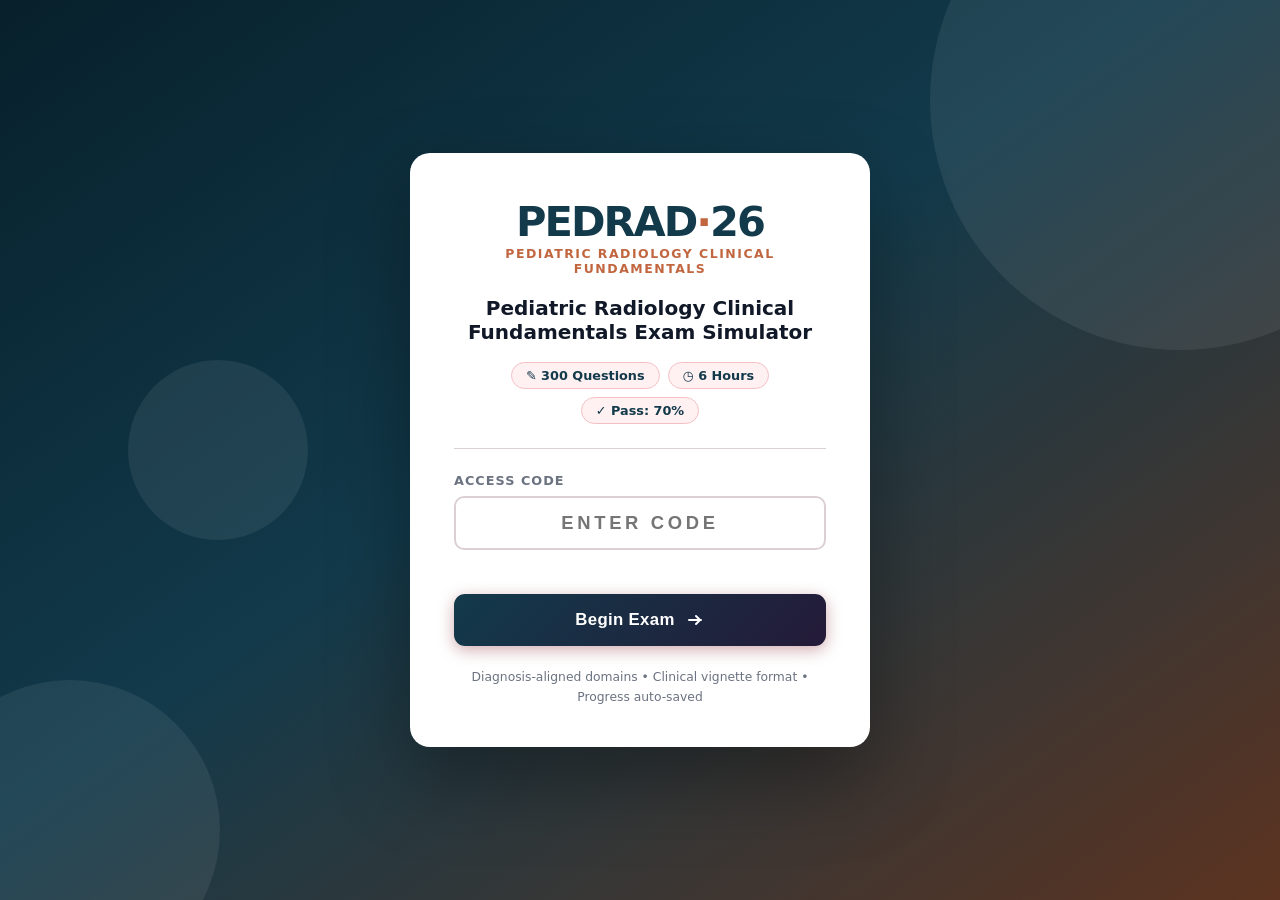
<file: index.html>
<!DOCTYPE html>
<html lang="en">
<head>
  <meta charset="UTF-8" />
  <meta name="viewport" content="width=device-width, initial-scale=1.0" />
  <title>Pediatric Radiology Clinical Fundamentals - PEDRAD Exam Simulator</title>
  <link rel="stylesheet" href="style.css?v=1" />
</head>
<body>

<!-- ── Access Gate ──────────────────────────────────────────────────────── -->
<div id="access-gate">
  <div class="gate-bg-shapes">
    <div class="shape shape-1"></div>
    <div class="shape shape-2"></div>
    <div class="shape shape-3"></div>
  </div>
  <div class="gate-card">
    <div class="gate-logo">
      <div class="logo-badge">PEDRAD<span>·</span>26</div>
      <div class="logo-sub">Pediatric Radiology Clinical Fundamentals</div>
    </div>

    <div class="gate-title">Pediatric Radiology Clinical Fundamentals Exam Simulator</div>
    <div class="gate-meta-row">
      <div class="gate-chip">&#9998; 300 Questions</div>
      <div class="gate-chip">&#9719; 6 Hours</div>
      <div class="gate-chip">&#10003; Pass: 70%</div>
    </div>

    <div class="gate-divider"></div>

    <label for="access-code-input">Access Code</label>
    <div class="input-wrap">
      <input
        type="text"
        id="access-code-input"
        placeholder="Enter code"
        maxlength="20"
        autocomplete="off"
        spellcheck="false"
      />
    </div>
    <div class="error-msg" id="gate-error"></div>
    <button class="btn-start" id="gate-submit">
      <span>Begin Exam</span>
      <svg width="20" height="20" viewBox="0 0 20 20" fill="none"><path d="M4 10h12M11 6l4 4-4 4" stroke="currentColor" stroke-width="2" stroke-linecap="round" stroke-linejoin="round"/></svg>
    </button>

    <div class="gate-footer">
      Diagnosis-aligned domains &bull; Clinical vignette format &bull; Progress auto-saved
    </div>
  </div>
</div>

<!-- ── Exam App ─────────────────────────────────────────────────────────── -->
<div id="exam-app">

  <!-- Header -->
  <header class="exam-header">
    <div class="brand">
      <span class="brand-ne">PEDRAD</span><span class="brand-dot">·</span><span class="brand-bc">26</span>
      <span class="brand-label">Simulator</span>
    </div>

    <div class="header-center">
      <div class="progress-info">
        <span id="progress-text">0 of 300 answered</span>
      </div>
    </div>

    <div class="timer-block" id="timer-block">
      <div class="timer-icon">&#9716;</div>
      <div>
        <div class="timer-label">Time Left</div>
        <div class="timer-value" id="timer-value">06:00:00</div>
      </div>
    </div>

    <button class="btn-submit-header" id="btn-submit-header">&#10003; Submit</button>

    <button class="btn-map-toggle" id="btn-map-toggle" title="Question Map">
      <svg width="18" height="18" viewBox="0 0 18 18" fill="none"><rect x="1" y="1" width="4" height="4" rx="1" fill="currentColor"/><rect x="7" y="1" width="4" height="4" rx="1" fill="currentColor"/><rect x="13" y="1" width="4" height="4" rx="1" fill="currentColor"/><rect x="1" y="7" width="4" height="4" rx="1" fill="currentColor"/><rect x="7" y="7" width="4" height="4" rx="1" fill="currentColor"/><rect x="13" y="7" width="4" height="4" rx="1" fill="currentColor"/><rect x="1" y="13" width="4" height="4" rx="1" fill="currentColor"/><rect x="7" y="13" width="4" height="4" rx="1" fill="currentColor"/><rect x="13" y="13" width="4" height="4" rx="1" fill="currentColor"/></svg>
      Map
    </button>
  </header>

  <!-- Mobile Question Map Overlay -->
  <div id="mobile-map-overlay">
    <div id="mobile-map-panel">
      <div class="mobile-map-header">
        <span>Question Navigator</span>
        <button id="mobile-map-close">&#10005;</button>
      </div>
      <div class="legend-row" style="padding:0 16px 10px;">
        <div class="legend-item"><div class="legend-dot answered-d"></div> Answered</div>
        <div class="legend-item"><div class="legend-dot flagged-d"></div> Flagged</div>
        <div class="legend-item"><div class="legend-dot current-d"></div> Current</div>
        <div class="legend-item"><div class="legend-dot unanswered-d"></div> Unanswered</div>
      </div>
      <div class="q-grid" id="q-grid-mobile"></div>
      <button class="btn-submit-mobile" id="btn-submit-mobile">&#10003; Submit Exam</button>
    </div>
  </div>

  <!-- Progress bar -->
  <div class="progress-bar-wrap">
    <div class="progress-bar-fill" id="progress-fill" style="width:0%"></div>
  </div>

  <!-- Body -->
  <div class="exam-body">

    <!-- Question Card -->
    <div class="question-card">
      <div class="q-meta">
        <div class="q-num" id="q-num-label">Question 1 of 300</div>
        <div class="q-meta-right">
          <span class="domain-badge" id="domain-badge">Domain</span>
          <button class="flag-btn" id="flag-btn" title="Flag for review">
            <svg width="16" height="16" viewBox="0 0 16 16" fill="none"><path d="M3 2v12M3 2h8l-2 4 2 4H3" stroke="currentColor" stroke-width="1.5" stroke-linecap="round" stroke-linejoin="round"/></svg>
            <span id="flag-label">Flag</span>
          </button>
        </div>
      </div>

      <div class="question-text" id="question-text">Loading...</div>

      <ul class="options-list" id="options-list"></ul>

      <div class="explanation-panel" id="explanation-panel"></div>

      <div class="q-nav">
        <button class="btn-nav btn-prev" id="btn-prev">
          <svg width="16" height="16" viewBox="0 0 16 16" fill="none"><path d="M10 3L5 8l5 5" stroke="currentColor" stroke-width="2" stroke-linecap="round" stroke-linejoin="round"/></svg>
          Previous
        </button>
        <button class="btn-nav btn-next" id="btn-next">
          Next
          <svg width="16" height="16" viewBox="0 0 16 16" fill="none"><path d="M6 3l5 5-5 5" stroke="currentColor" stroke-width="2" stroke-linecap="round" stroke-linejoin="round"/></svg>
        </button>
      </div>
    </div>

    <!-- Side Panel -->
    <aside class="side-panel">
      <div class="side-card">
        <h3>Progress</h3>
        <div class="stats-grid">
          <div class="stat-box answered-box">
            <div class="stat-num" id="stat-answered">0</div>
            <div class="stat-label">Answered</div>
          </div>
          <div class="stat-box flagged-box">
            <div class="stat-num" id="stat-flagged">0</div>
            <div class="stat-label">Flagged</div>
          </div>
          <div class="stat-box remaining-box">
            <div class="stat-num" id="stat-remaining">300</div>
            <div class="stat-label">Remaining</div>
          </div>
        </div>
      </div>

      <div class="side-card">
        <h3>Question Navigator</h3>
        <div class="legend-row">
          <div class="legend-item"><div class="legend-dot answered-d"></div> Answered</div>
          <div class="legend-item"><div class="legend-dot flagged-d"></div> Flagged</div>
          <div class="legend-item"><div class="legend-dot current-d"></div> Current</div>
          <div class="legend-item"><div class="legend-dot unanswered-d"></div> Unanswered</div>
        </div>
        <div class="q-grid" id="q-grid"></div>
      </div>

      <div class="side-card submit-card">
        <button class="btn-submit-side" id="btn-submit-exam">&#10003; Submit Exam</button>
        <div class="submit-note">All 300 questions must be answered</div>
      </div>

      <div class="side-card tips-card">
        <div class="tips-icon">&#128161;</div>
        <div class="tips-text">
          Flag questions to revisit. Navigate freely. Your progress saves automatically.
        </div>
      </div>
    </aside>
  </div>
</div>

<!-- ── Submit Modal ──────────────────────────────────────────────────── -->
<div id="submit-modal-overlay">
  <div id="submit-modal">
    <div class="sm-icon" id="sm-icon"></div>
    <div class="sm-title" id="sm-title"></div>
    <div class="sm-body"  id="sm-body"></div>
    <div class="sm-actions" id="sm-actions"></div>
  </div>
</div>

<!-- ── Results Page ──────────────────────────────────────────────────────── -->
<div id="results-page">
  <div class="results-container">

    <div class="results-header">
      <div class="results-logo">PEDRAD<span>·</span>26</div>
      <h1>Exam Complete</h1>
      <p id="res-timeout-msg" style="display:none;" class="timeout-msg">Time expired. The exam was auto-submitted.</p>
    </div>

    <div class="score-block">
      <div class="score-card score-main" id="res-status-card">
        <div class="sc-icon" id="res-icon">&#9733;</div>
        <div class="sc-value" id="res-status">&middot;</div>
        <div class="sc-sub" id="res-sub">&middot;</div>
      </div>
      <div class="score-card">
        <div class="sc-label">Score</div>
        <div class="sc-value" id="res-score">&middot;</div>
        <div class="sc-sub">Questions correct</div>
      </div>
      <div class="score-card">
        <div class="sc-label">Percentage</div>
        <div class="sc-value" id="res-pct">&middot;</div>
        <div class="sc-sub">Passing threshold: 70%</div>
      </div>
    </div>

    <div class="domain-breakdown">
      <h2>&#9000; Performance by Domain</h2>
      <div id="domain-breakdown-rows"></div>
    </div>

    <div class="results-actions">
      <button class="btn-results secondary" id="btn-print">&#128438; Print Results</button>
      <button class="btn-results primary" id="btn-reset">&#8635; New Exam</button>
    </div>

    <div class="review-controls">
      <h2>Answer Review</h2>
      <div class="review-filter">
        <button class="filter-btn active" data-filter="all">All 300</button>
        <button class="filter-btn" data-filter="wrong">Wrong Only</button>
        <button class="filter-btn" data-filter="correct">Correct Only</button>
      </div>
    </div>
    <div id="review-list"></div>

  </div>
</div>

<script src="questions.js?v=1"></script>
<script src="app.js?v=1"></script>
</body>
</html>
</file>
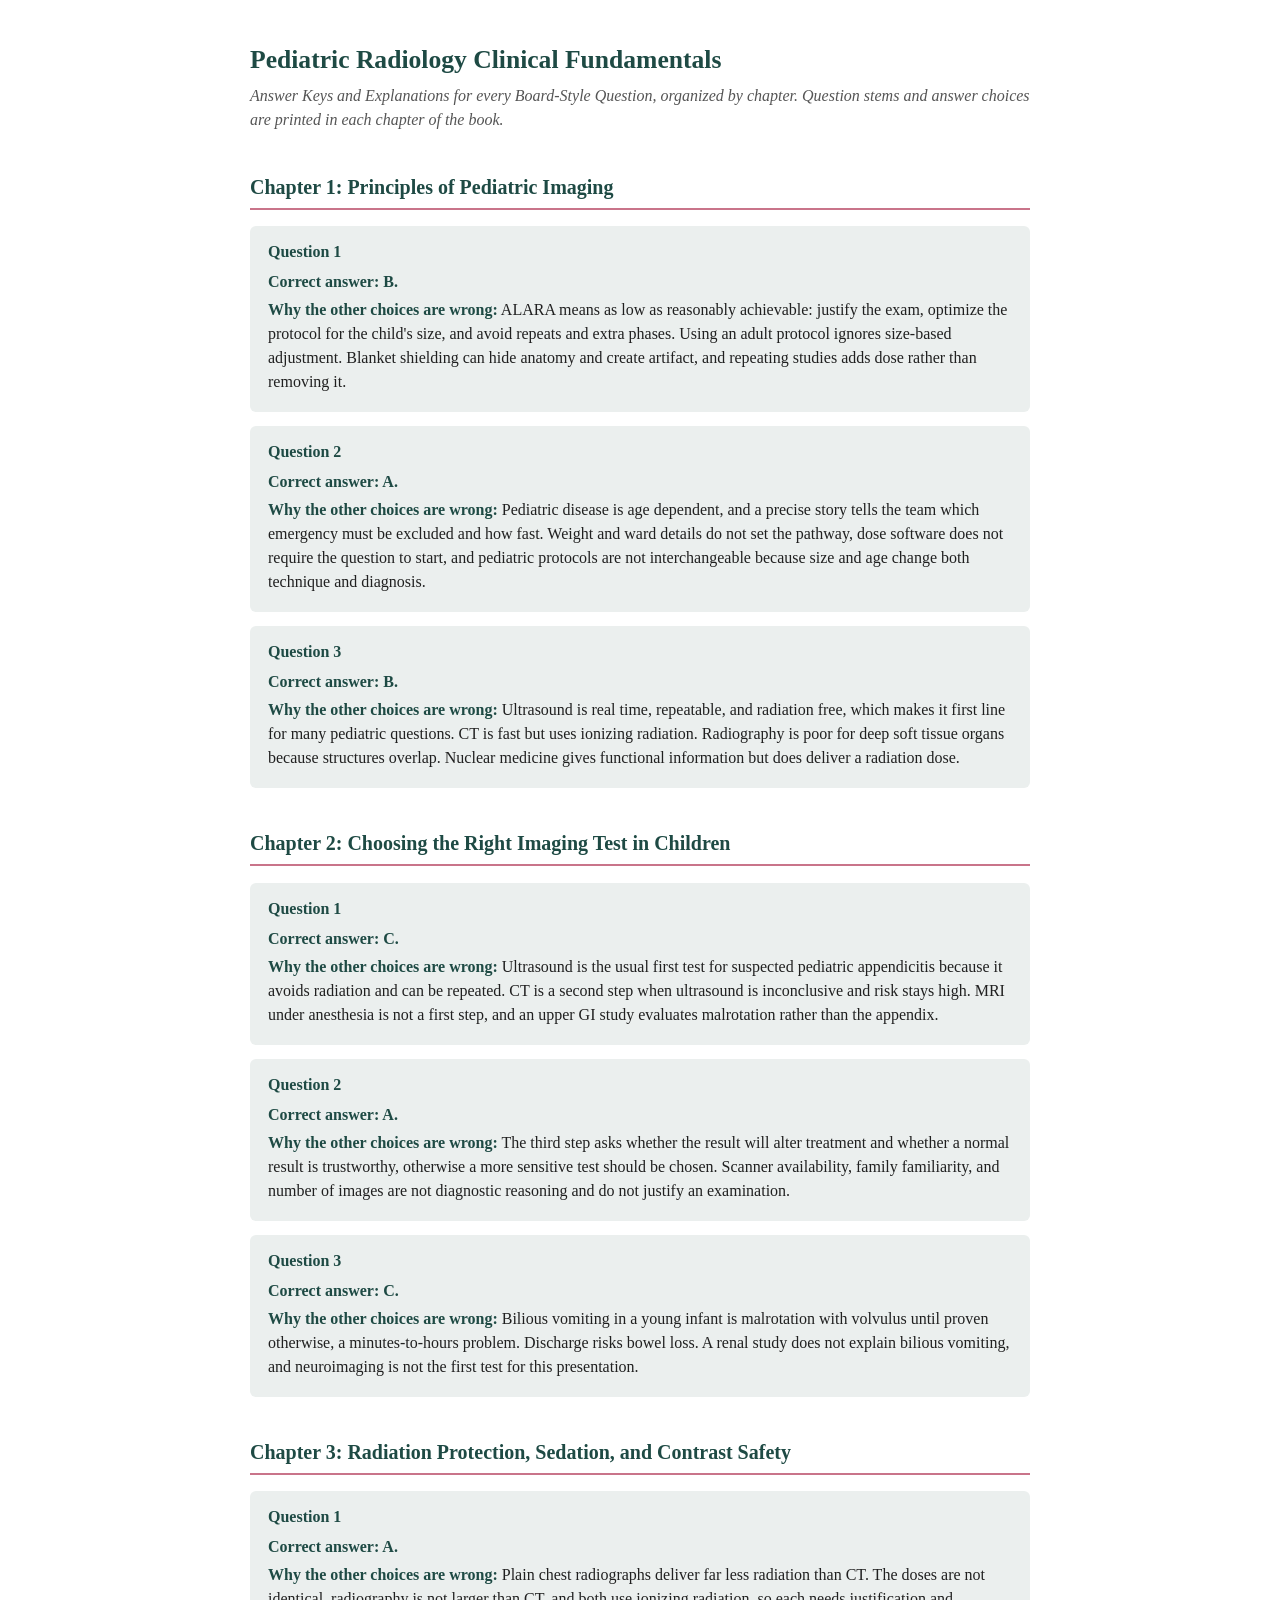
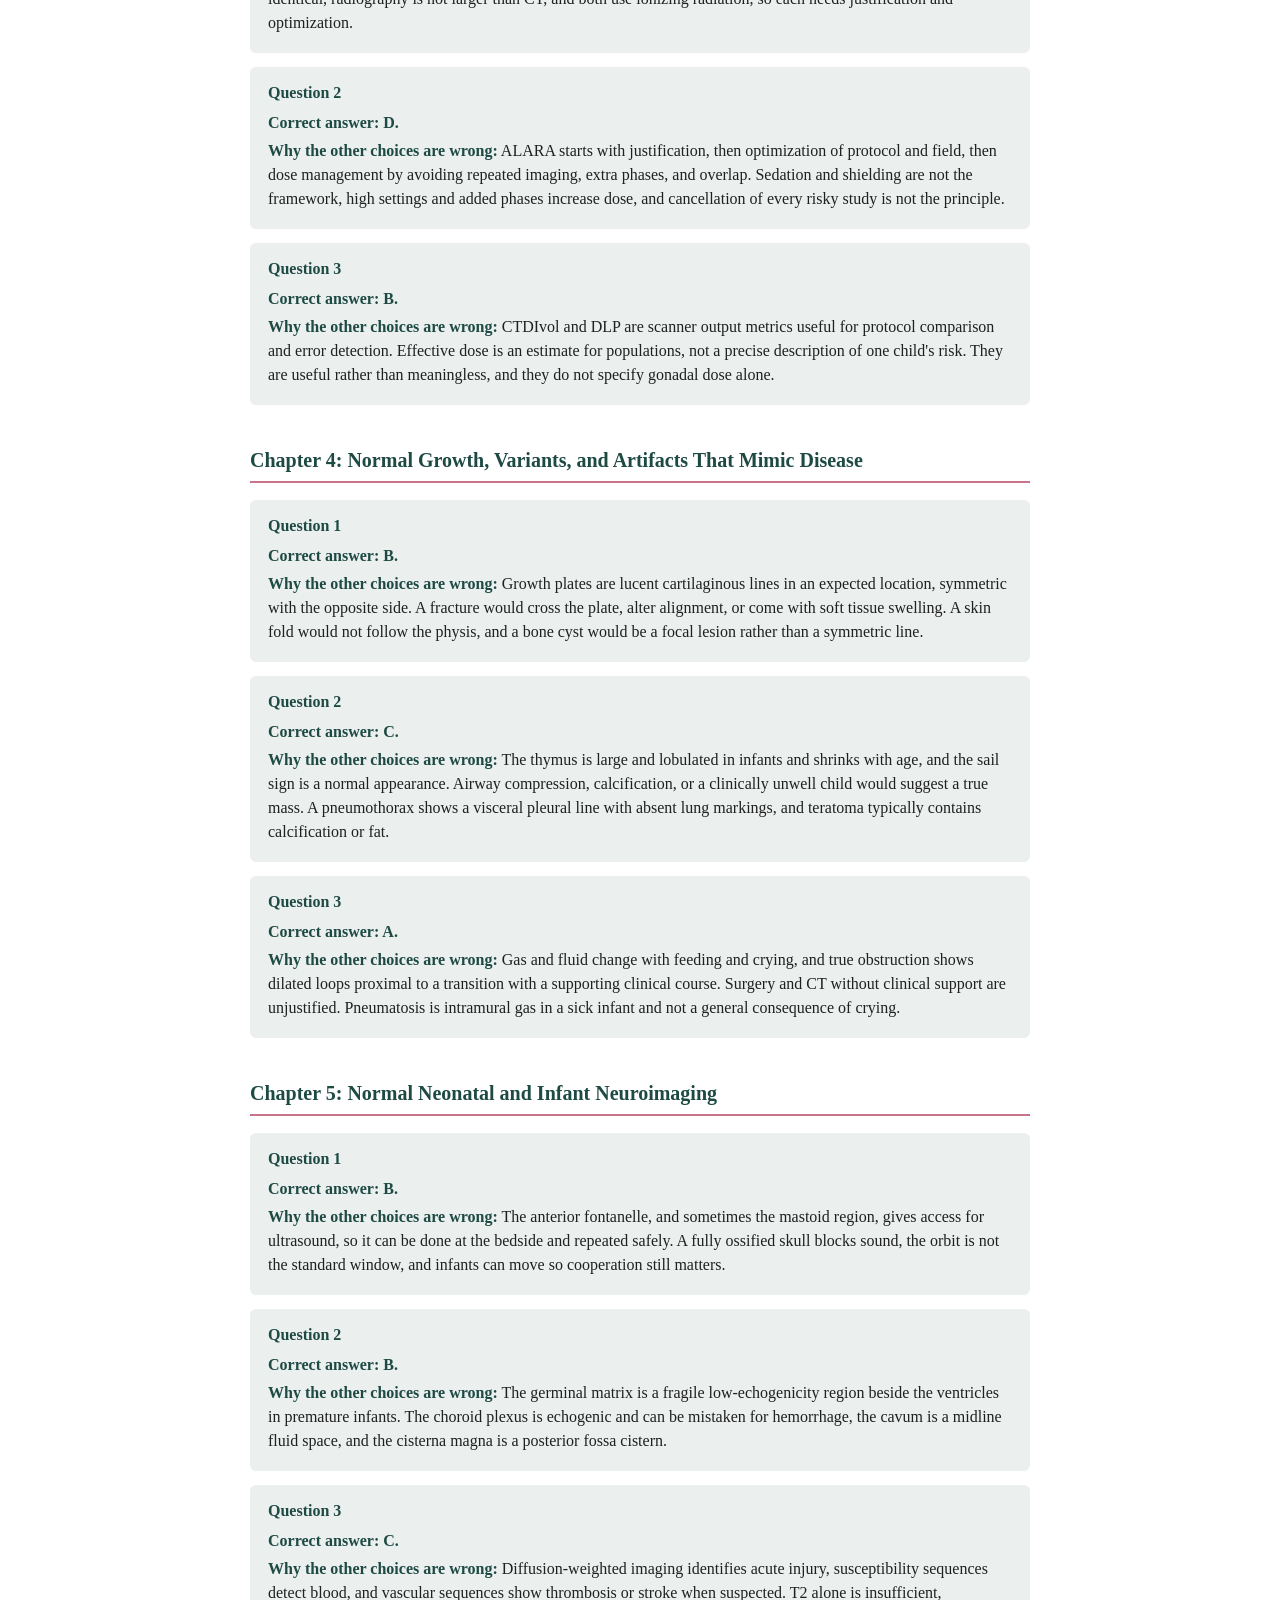
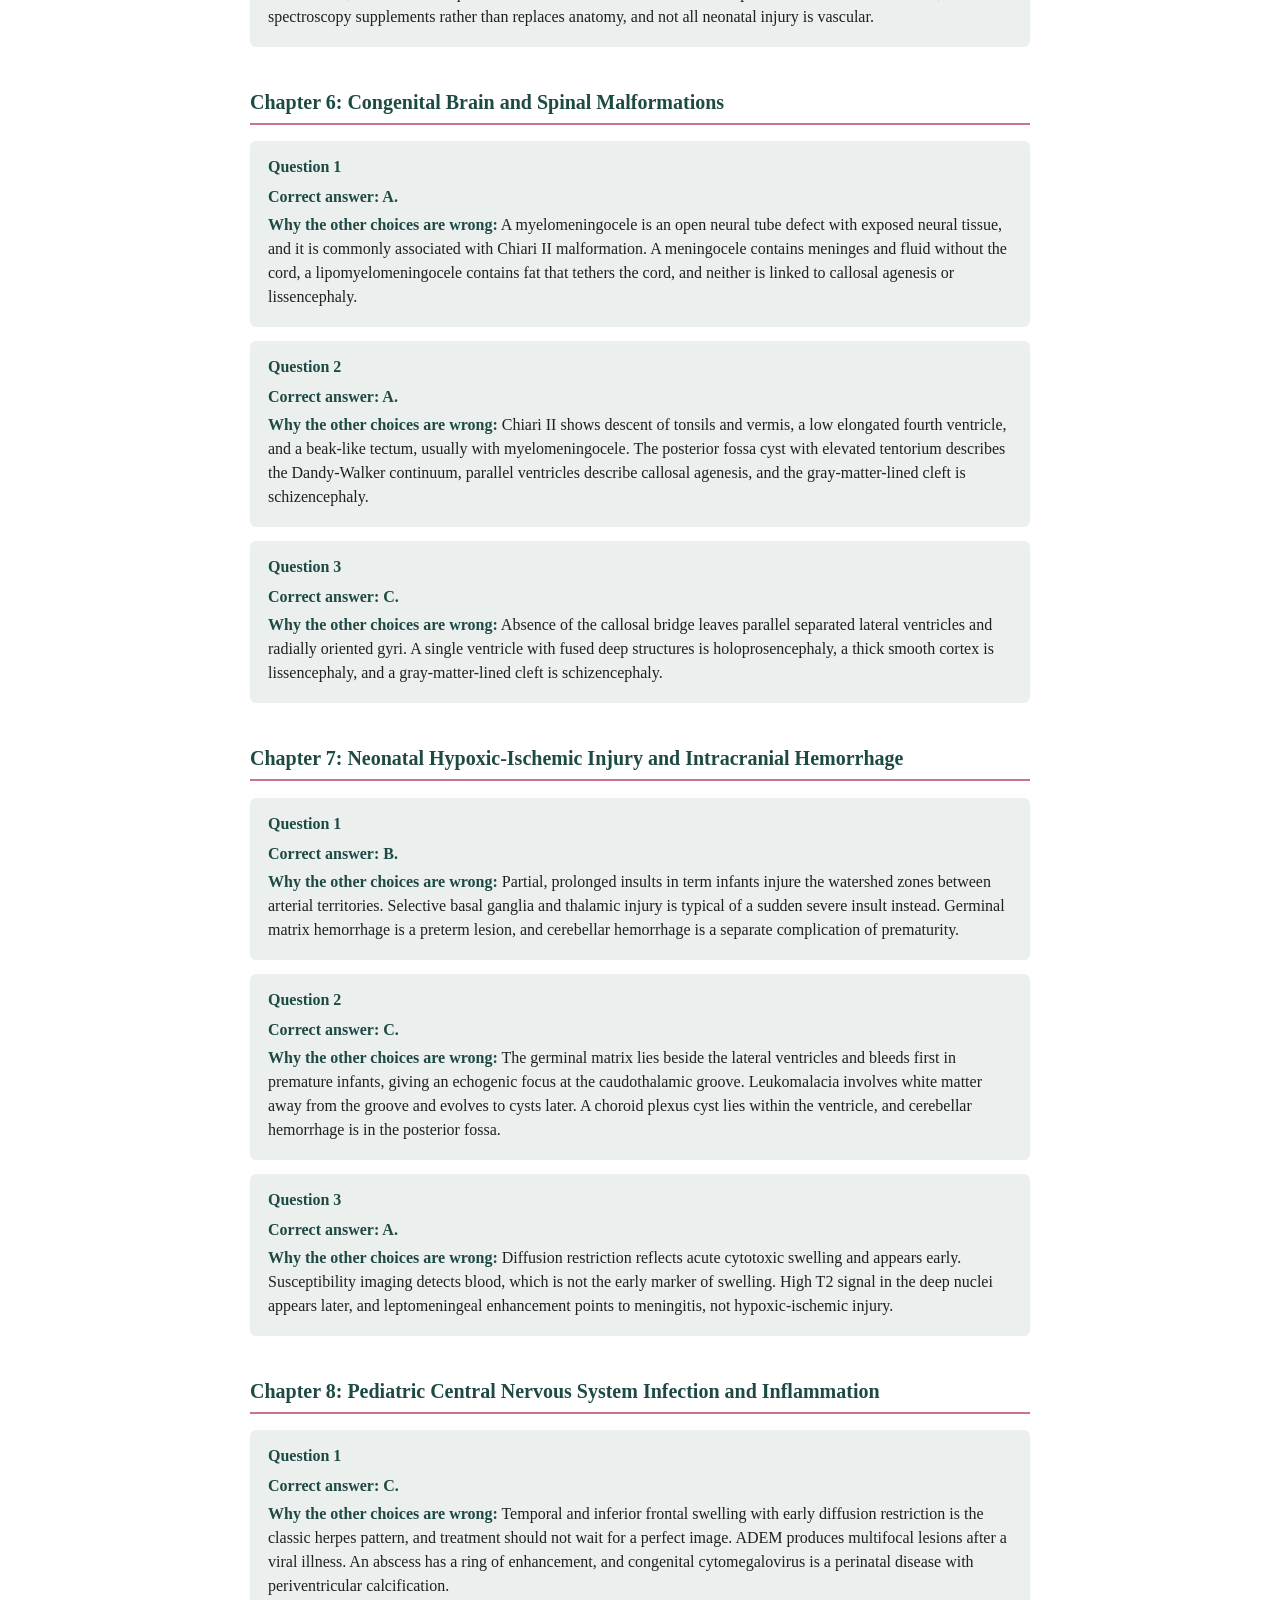
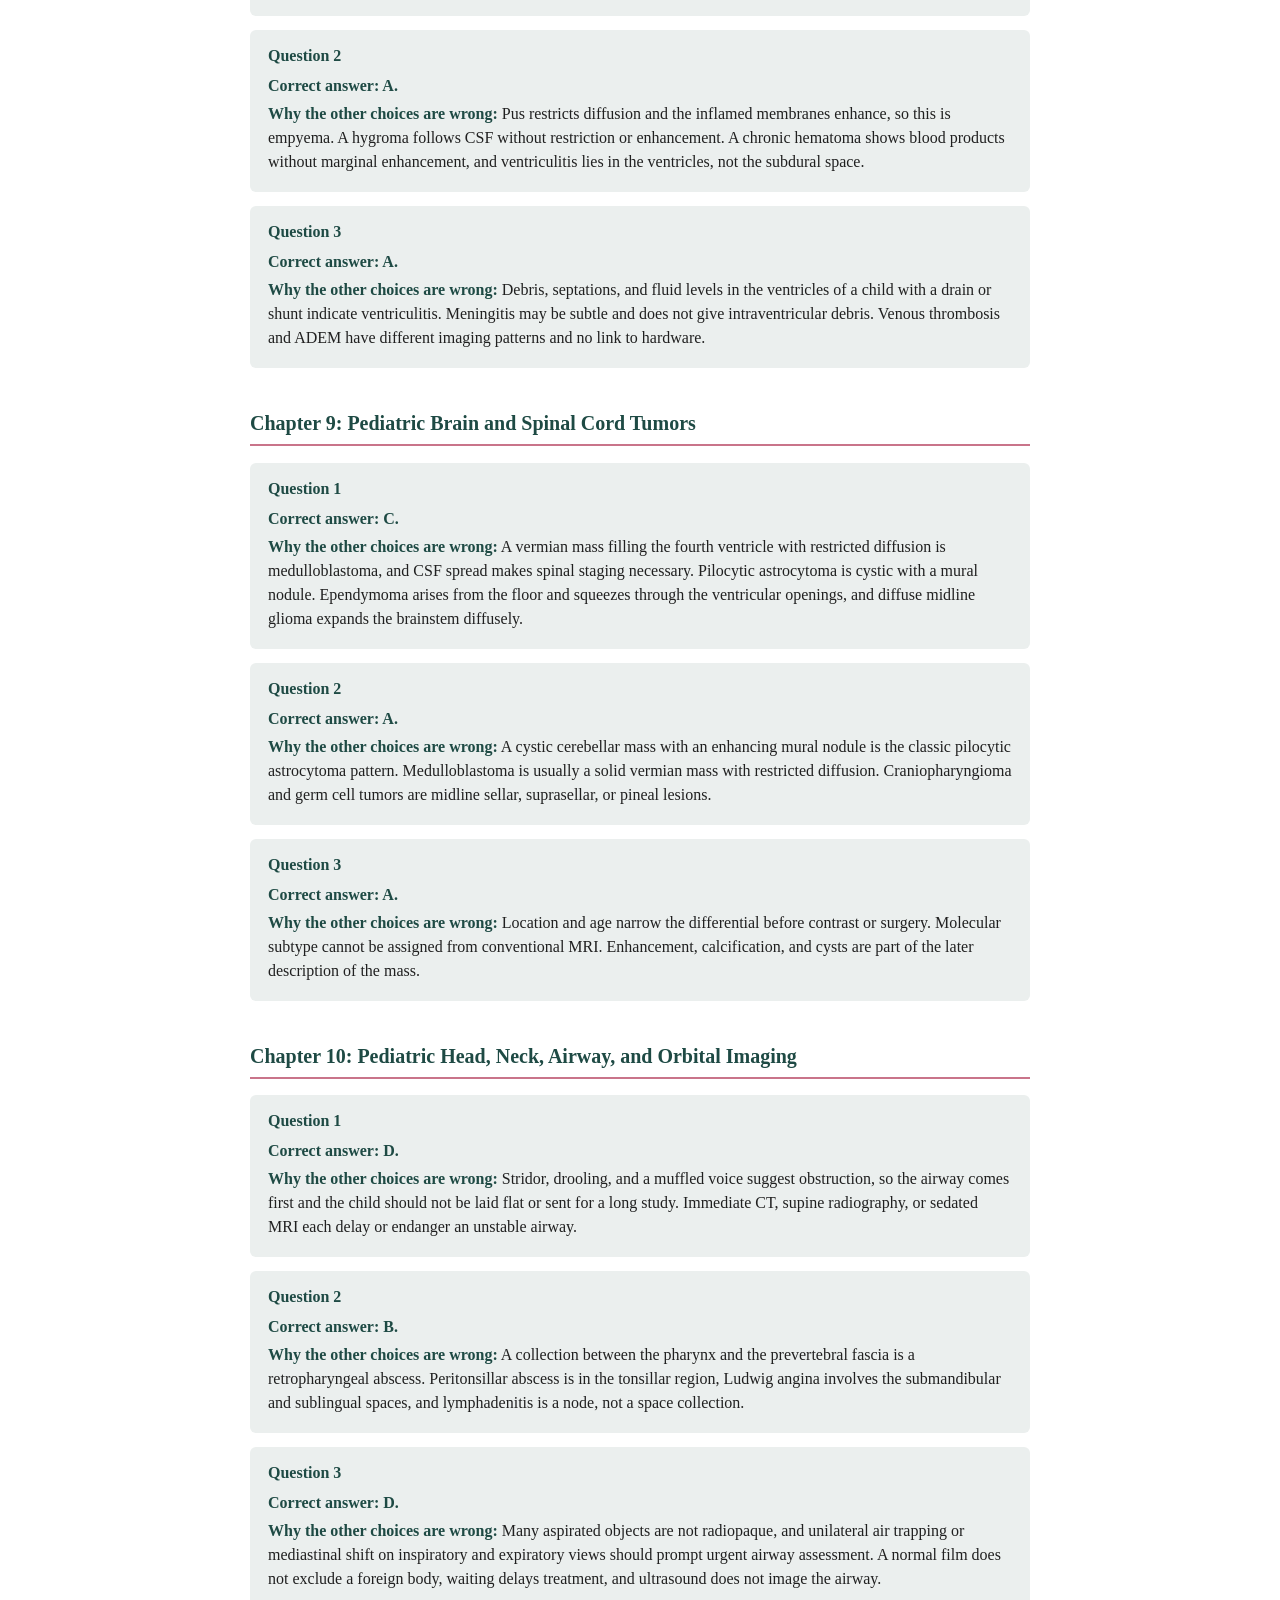
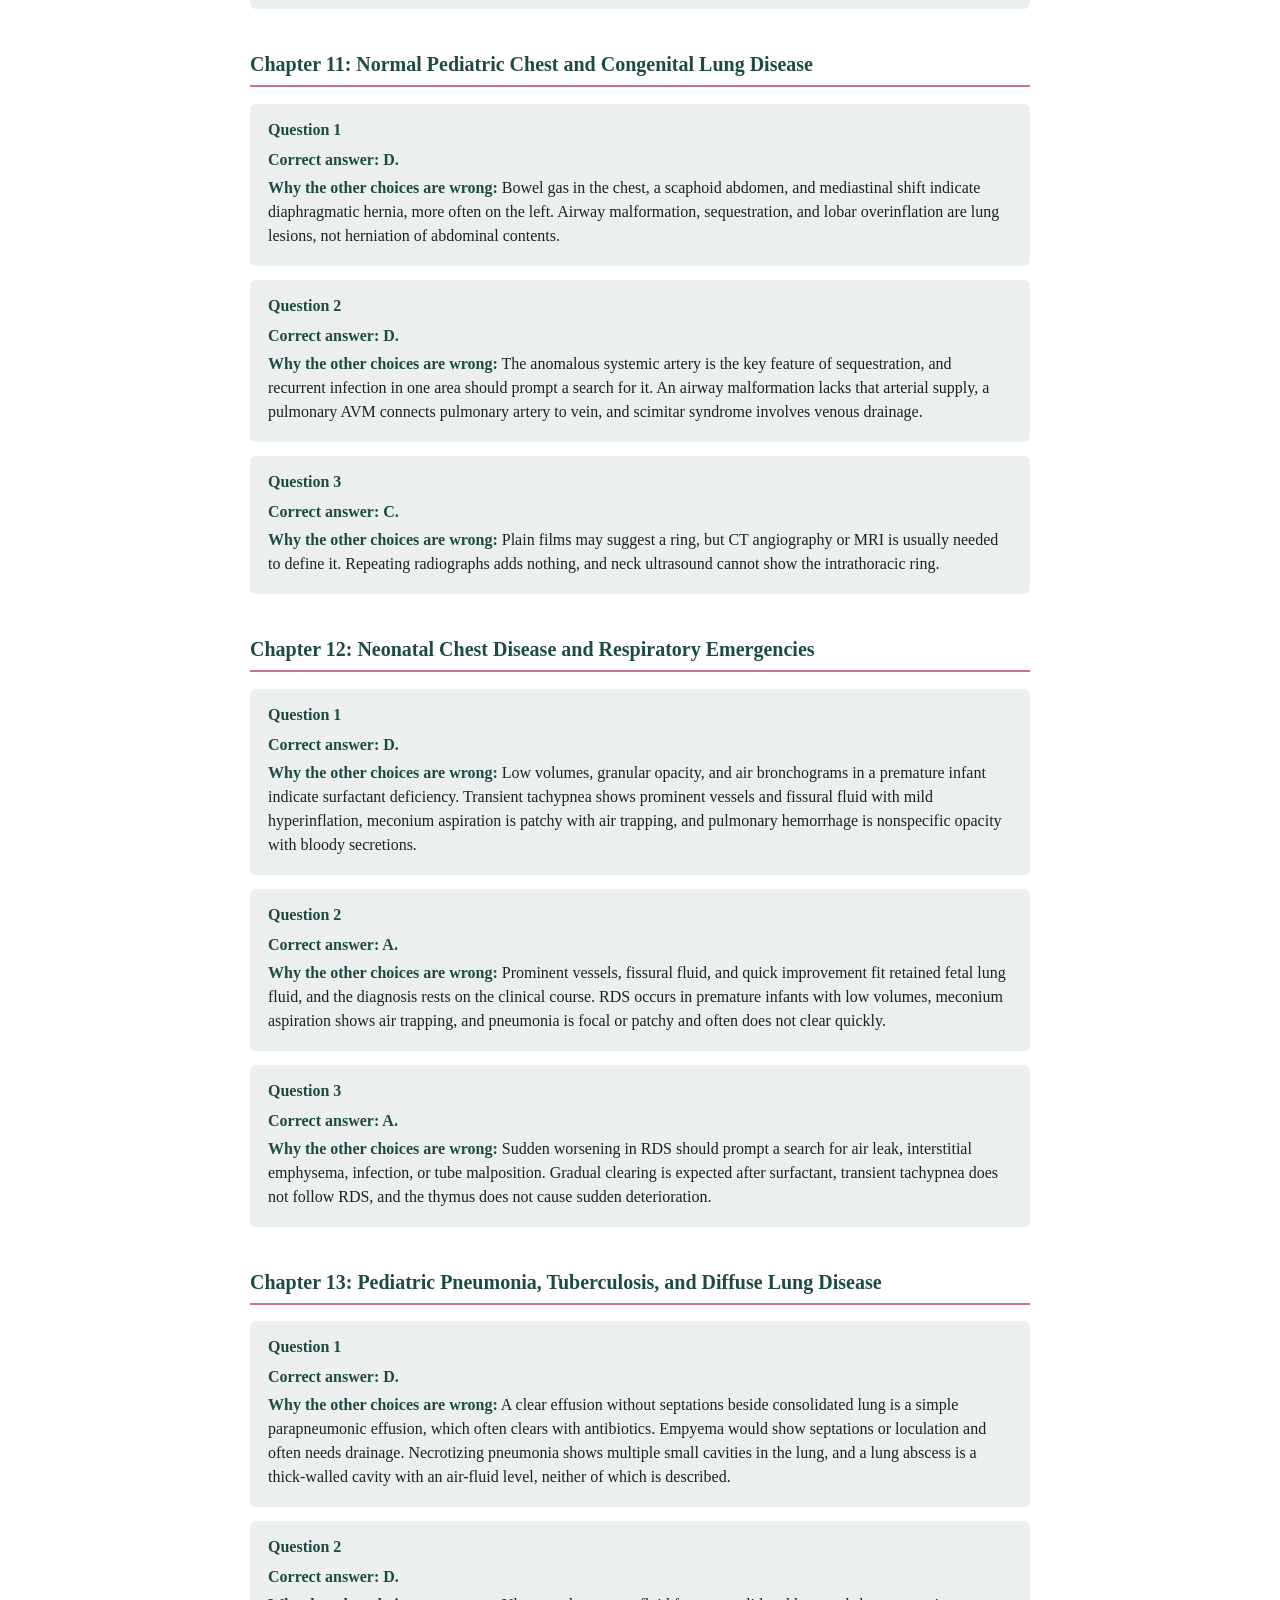
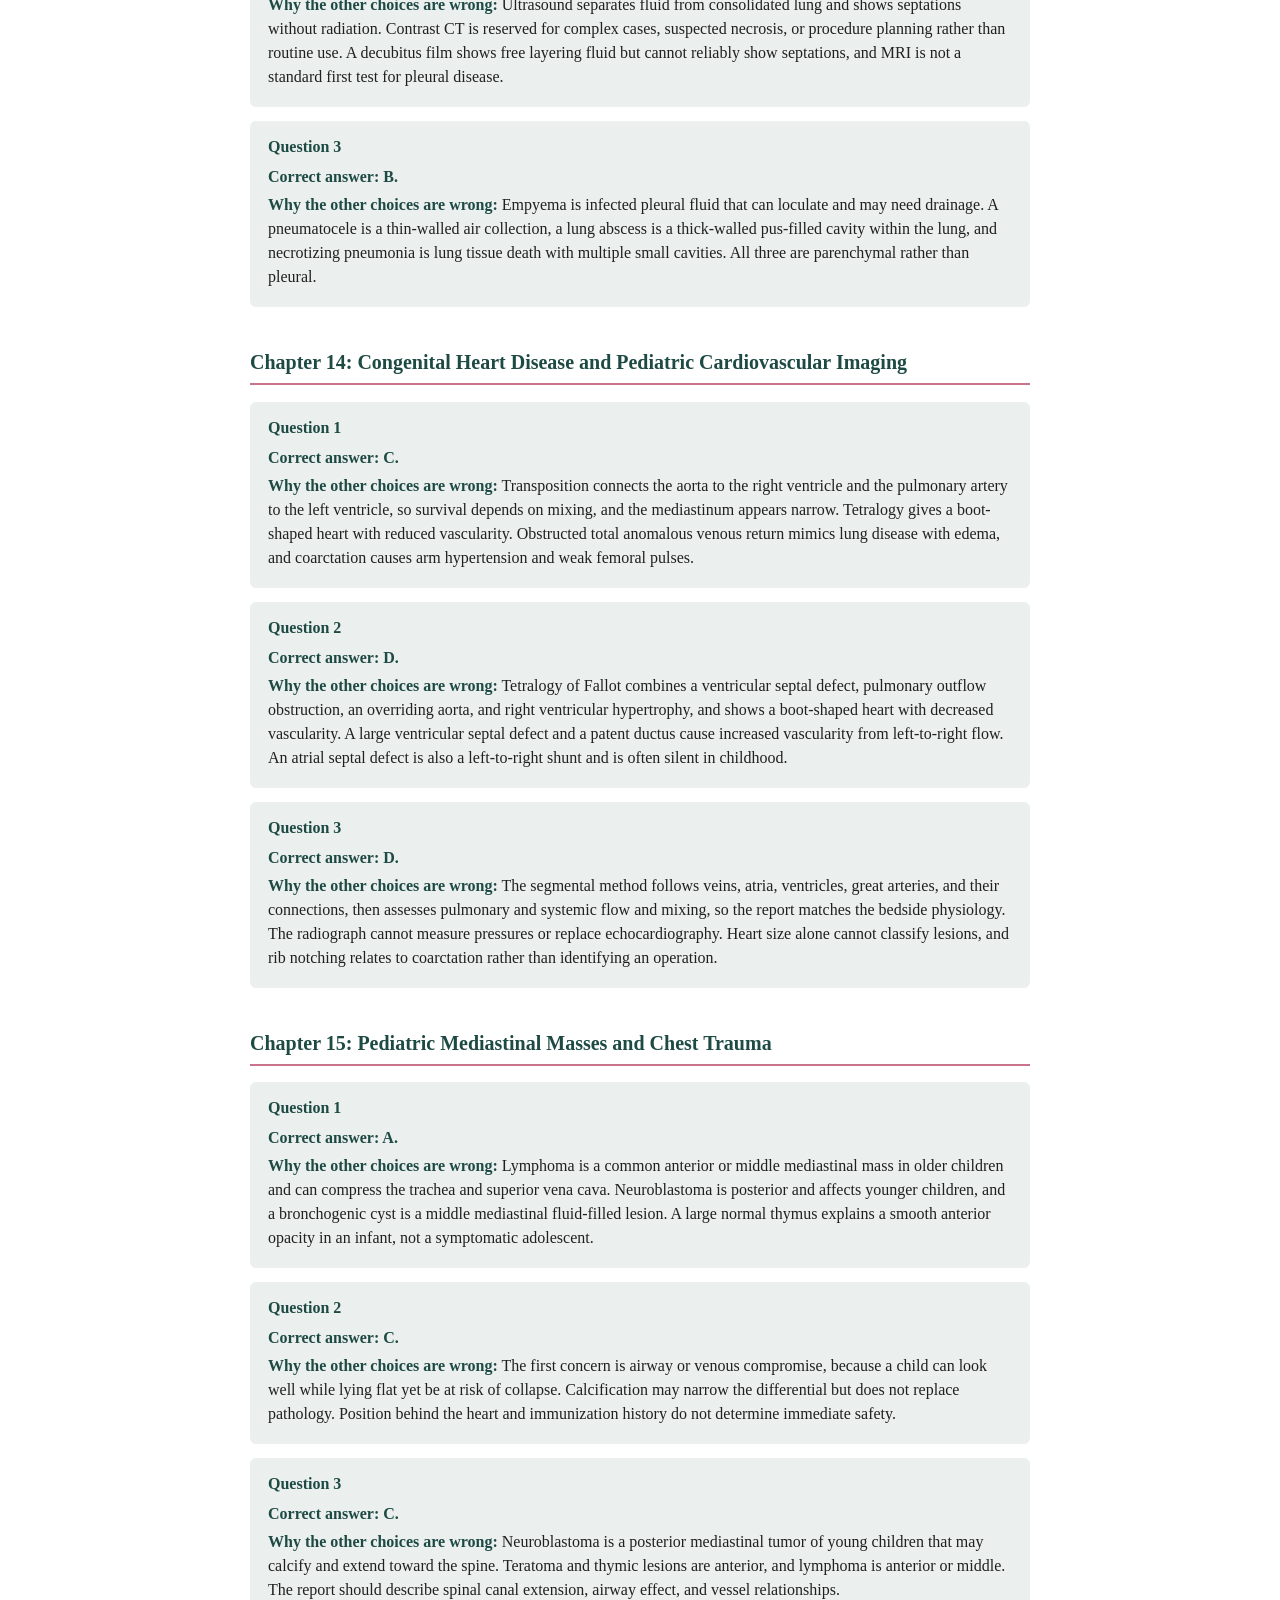
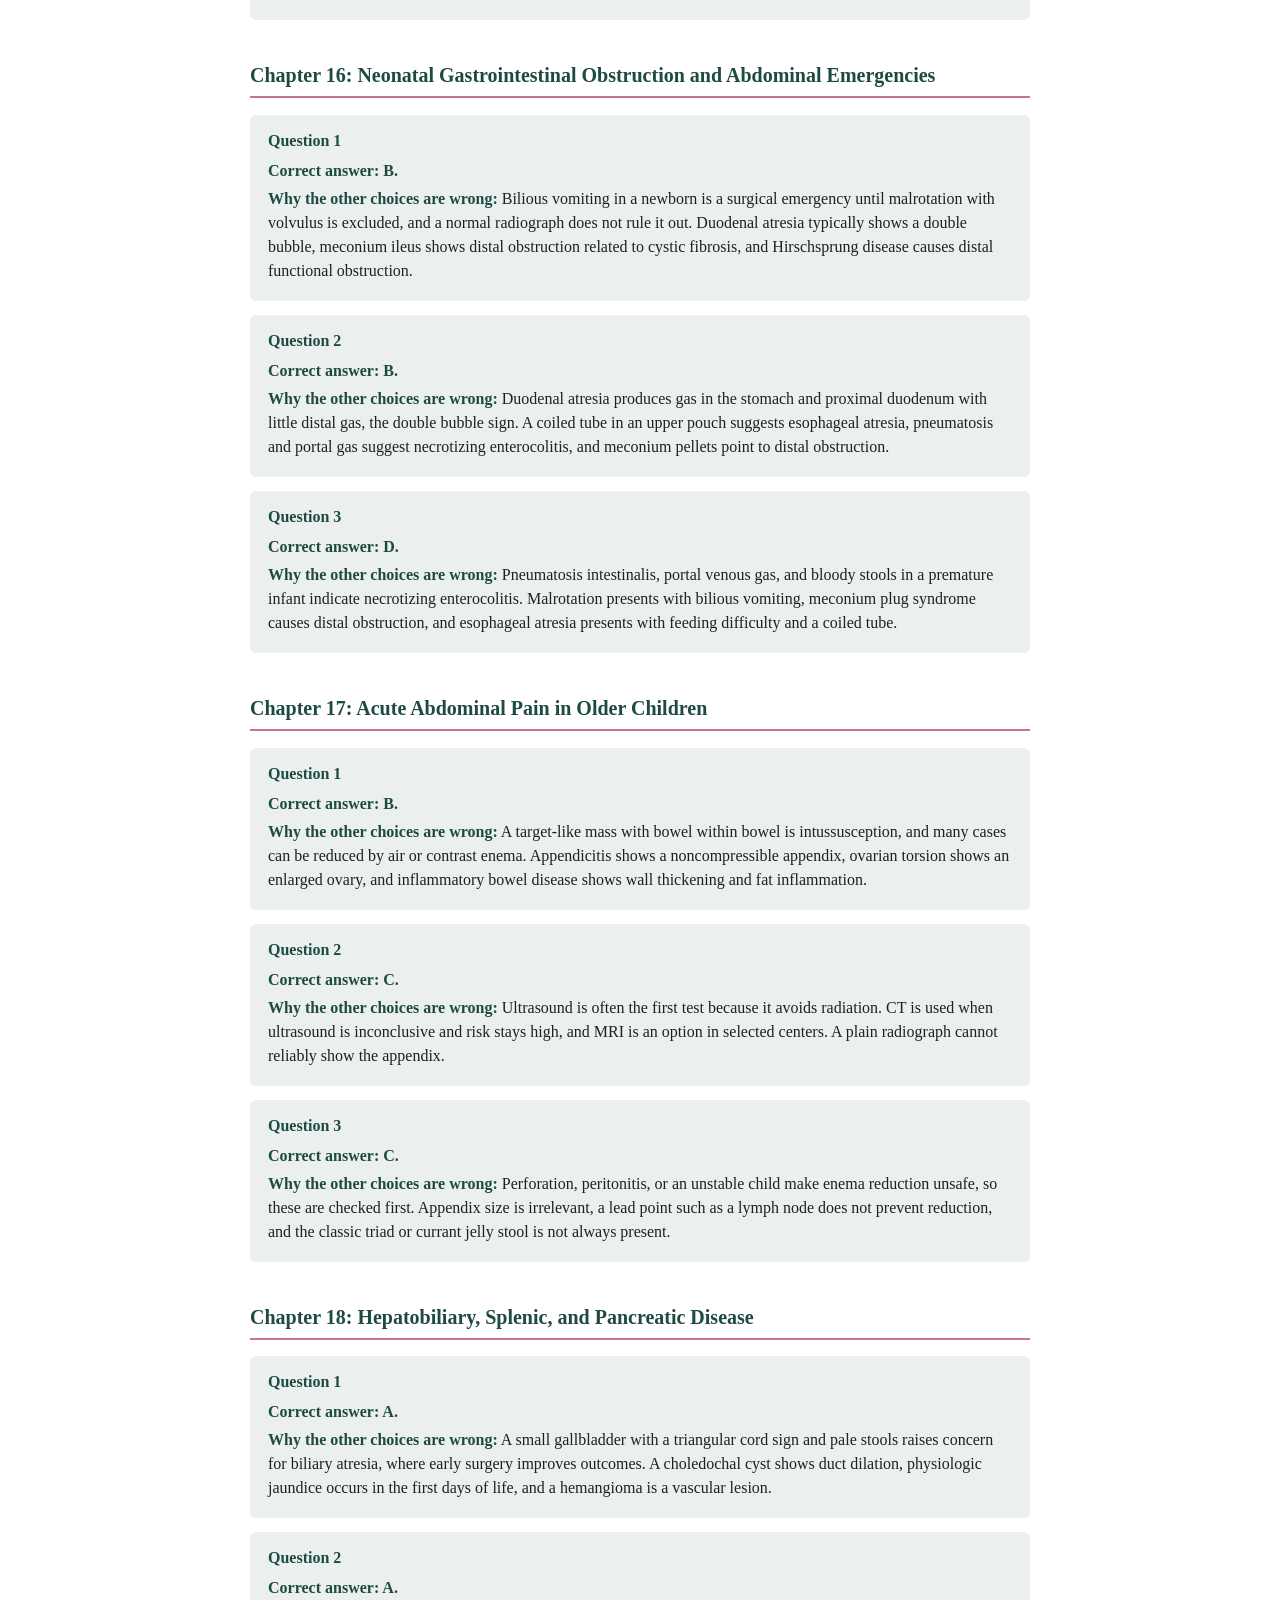
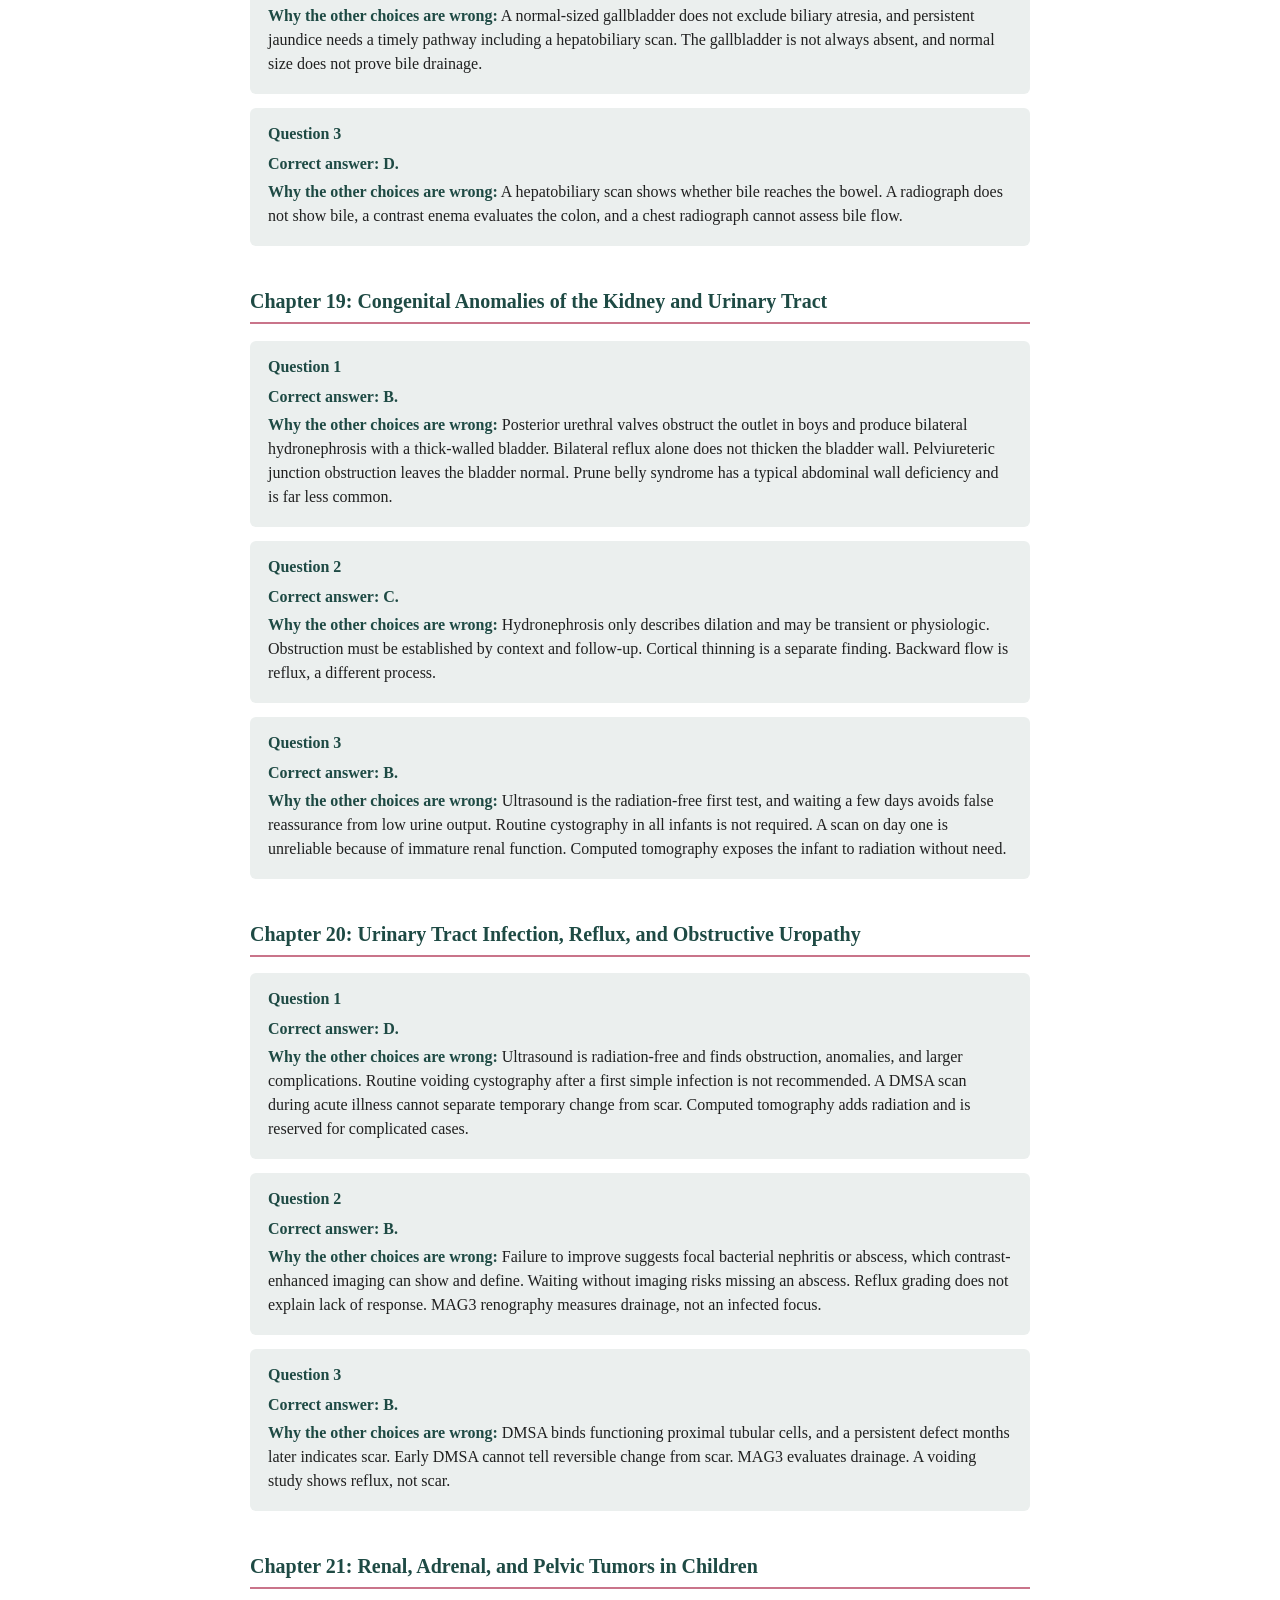
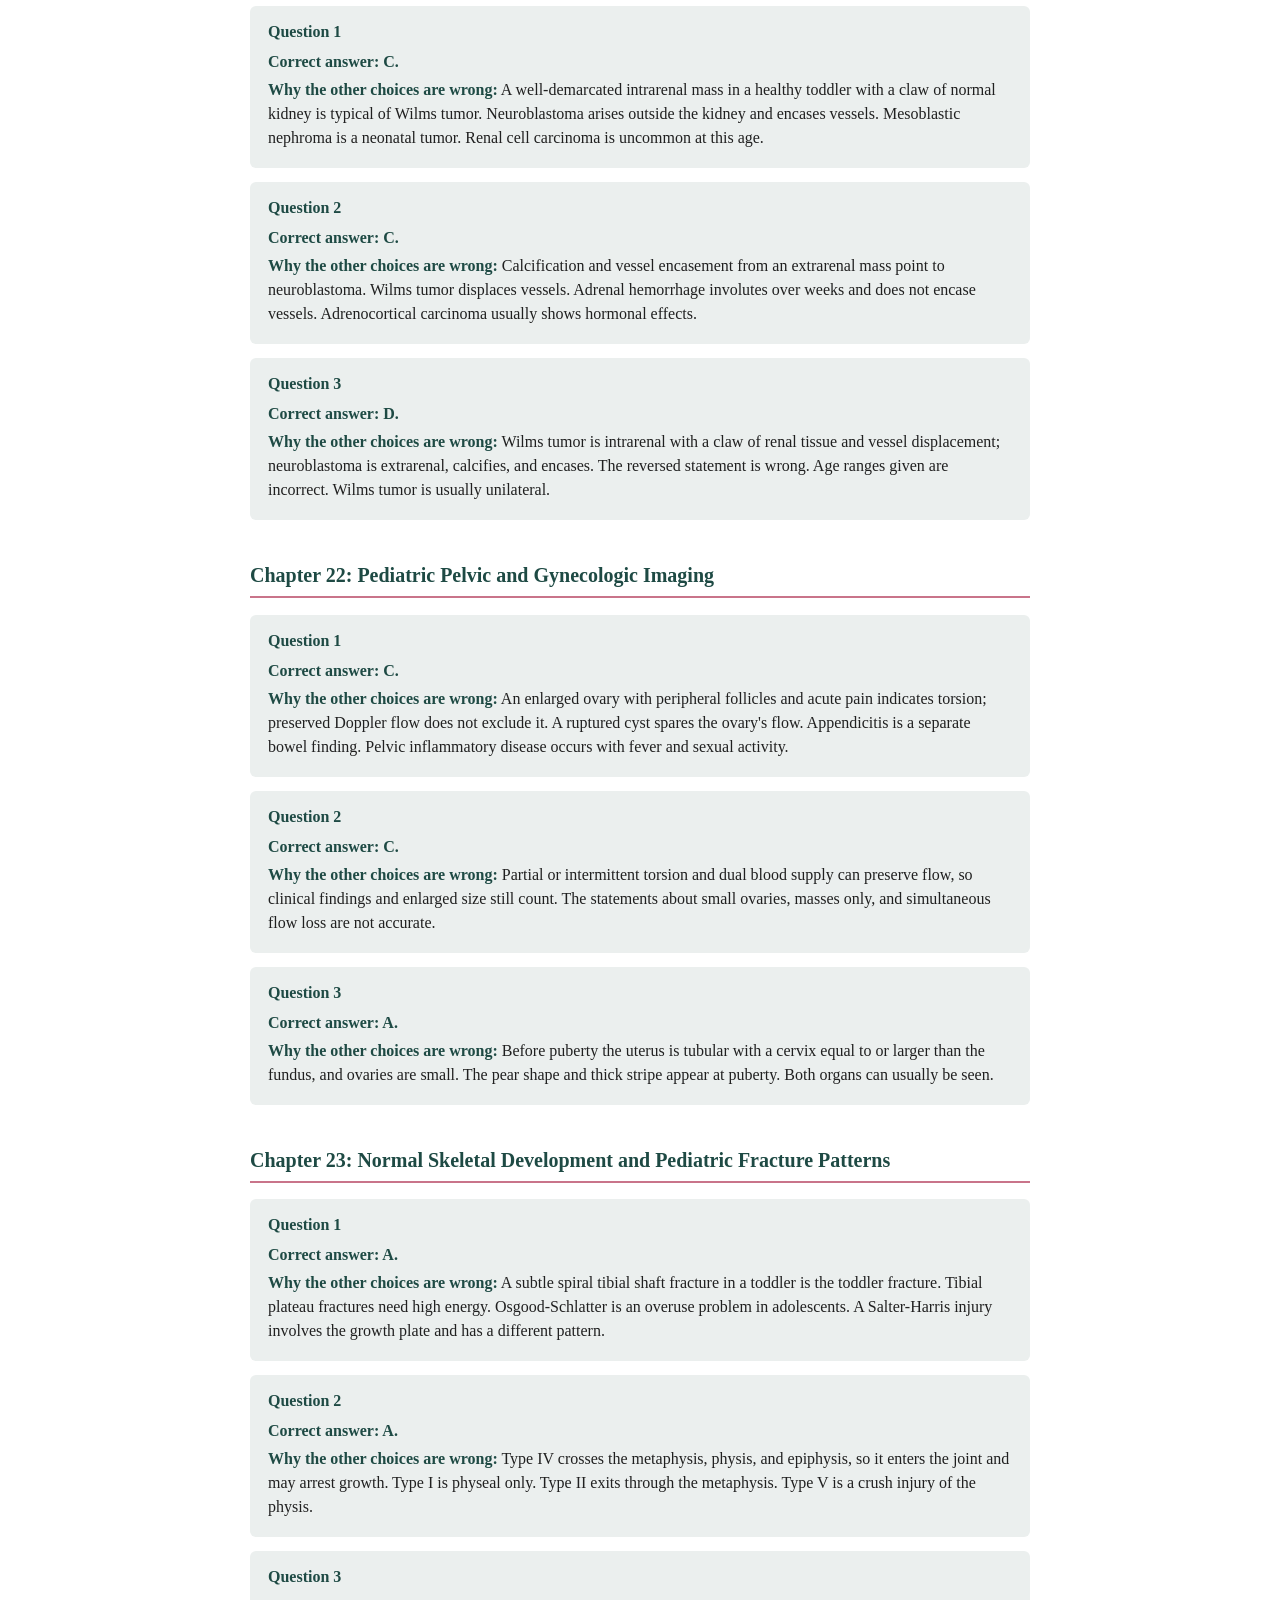
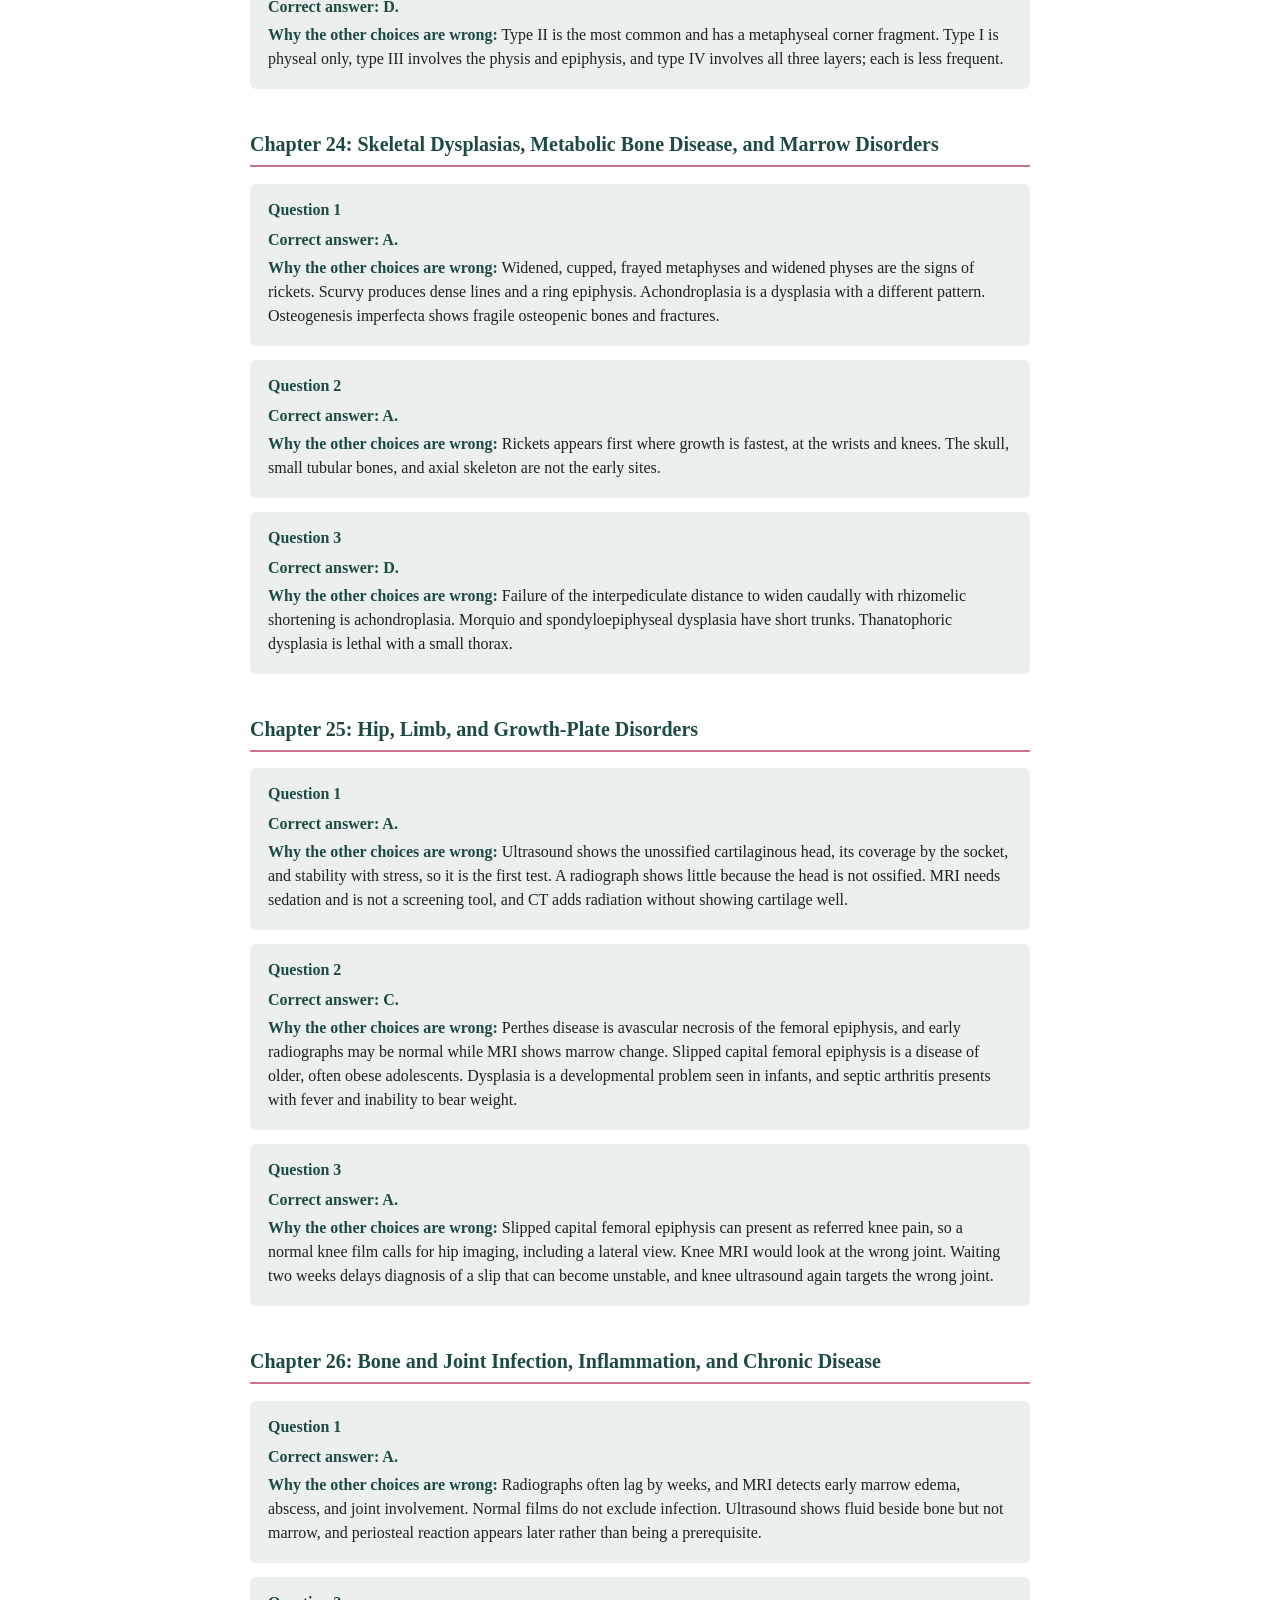
<file: answers.html>
<!DOCTYPE html>
<html lang="en">
<head>
<meta charset="UTF-8">
<meta name="viewport" content="width=device-width, initial-scale=1">
<title>Pediatric Radiology Clinical Fundamentals: Answer Keys and Explanations</title>
<style>
  body { font-family: Georgia, 'Constantia', serif; max-width: 780px; margin: 0 auto;
         padding: 24px 20px 80px; color: #202020; line-height: 1.5; }
  h1 { color: #1E4A44; font-size: 1.6em; margin-bottom: 4px; }
  .subtitle { color: #555; font-style: italic; margin-top: 0; margin-bottom: 28px; }
  h2 { color: #1E4A44; border-bottom: 2px solid #C9748A; padding-bottom: 6px;
        margin-top: 40px; font-size: 1.25em; }
  .q-block { background: #EBEFEE; border-radius: 6px; padding: 14px 18px; margin: 14px 0; }
  .q-num { color: #1E4A44; font-weight: bold; margin-bottom: 6px; }
  .q-answer, .q-why { margin: 4px 0; }
  strong { color: #1E4A44; }
</style>
</head>
<body>
<h1>Pediatric Radiology Clinical Fundamentals</h1>
<p class="subtitle">Answer Keys and Explanations for every Board-Style Question, organized by chapter.
Question stems and answer choices are printed in each chapter of the book.</p>
<h2>Chapter 1: Principles of Pediatric Imaging</h2>
<div class="q-block">
<div class="q-num">Question 1</div>
<div class="q-answer"><strong>Correct answer: B.</strong></div>
<div class="q-why"><strong>Why the other choices are wrong:</strong> ALARA means as low as reasonably achievable: justify the exam, optimize the protocol for the child&#x27;s size, and avoid repeats and extra phases. Using an adult protocol ignores size-based adjustment. Blanket shielding can hide anatomy and create artifact, and repeating studies adds dose rather than removing it.</div>
</div>
<div class="q-block">
<div class="q-num">Question 2</div>
<div class="q-answer"><strong>Correct answer: A.</strong></div>
<div class="q-why"><strong>Why the other choices are wrong:</strong> Pediatric disease is age dependent, and a precise story tells the team which emergency must be excluded and how fast. Weight and ward details do not set the pathway, dose software does not require the question to start, and pediatric protocols are not interchangeable because size and age change both technique and diagnosis.</div>
</div>
<div class="q-block">
<div class="q-num">Question 3</div>
<div class="q-answer"><strong>Correct answer: B.</strong></div>
<div class="q-why"><strong>Why the other choices are wrong:</strong> Ultrasound is real time, repeatable, and radiation free, which makes it first line for many pediatric questions. CT is fast but uses ionizing radiation. Radiography is poor for deep soft tissue organs because structures overlap. Nuclear medicine gives functional information but does deliver a radiation dose.</div>
</div>
<h2>Chapter 2: Choosing the Right Imaging Test in Children</h2>
<div class="q-block">
<div class="q-num">Question 1</div>
<div class="q-answer"><strong>Correct answer: C.</strong></div>
<div class="q-why"><strong>Why the other choices are wrong:</strong> Ultrasound is the usual first test for suspected pediatric appendicitis because it avoids radiation and can be repeated. CT is a second step when ultrasound is inconclusive and risk stays high. MRI under anesthesia is not a first step, and an upper GI study evaluates malrotation rather than the appendix.</div>
</div>
<div class="q-block">
<div class="q-num">Question 2</div>
<div class="q-answer"><strong>Correct answer: A.</strong></div>
<div class="q-why"><strong>Why the other choices are wrong:</strong> The third step asks whether the result will alter treatment and whether a normal result is trustworthy, otherwise a more sensitive test should be chosen. Scanner availability, family familiarity, and number of images are not diagnostic reasoning and do not justify an examination.</div>
</div>
<div class="q-block">
<div class="q-num">Question 3</div>
<div class="q-answer"><strong>Correct answer: C.</strong></div>
<div class="q-why"><strong>Why the other choices are wrong:</strong> Bilious vomiting in a young infant is malrotation with volvulus until proven otherwise, a minutes-to-hours problem. Discharge risks bowel loss. A renal study does not explain bilious vomiting, and neuroimaging is not the first test for this presentation.</div>
</div>
<h2>Chapter 3: Radiation Protection, Sedation, and Contrast Safety</h2>
<div class="q-block">
<div class="q-num">Question 1</div>
<div class="q-answer"><strong>Correct answer: A.</strong></div>
<div class="q-why"><strong>Why the other choices are wrong:</strong> Plain chest radiographs deliver far less radiation than CT. The doses are not identical, radiography is not larger than CT, and both use ionizing radiation, so each needs justification and optimization.</div>
</div>
<div class="q-block">
<div class="q-num">Question 2</div>
<div class="q-answer"><strong>Correct answer: D.</strong></div>
<div class="q-why"><strong>Why the other choices are wrong:</strong> ALARA starts with justification, then optimization of protocol and field, then dose management by avoiding repeated imaging, extra phases, and overlap. Sedation and shielding are not the framework, high settings and added phases increase dose, and cancellation of every risky study is not the principle.</div>
</div>
<div class="q-block">
<div class="q-num">Question 3</div>
<div class="q-answer"><strong>Correct answer: B.</strong></div>
<div class="q-why"><strong>Why the other choices are wrong:</strong> CTDIvol and DLP are scanner output metrics useful for protocol comparison and error detection. Effective dose is an estimate for populations, not a precise description of one child&#x27;s risk. They are useful rather than meaningless, and they do not specify gonadal dose alone.</div>
</div>
<h2>Chapter 4: Normal Growth, Variants, and Artifacts That Mimic Disease</h2>
<div class="q-block">
<div class="q-num">Question 1</div>
<div class="q-answer"><strong>Correct answer: B.</strong></div>
<div class="q-why"><strong>Why the other choices are wrong:</strong> Growth plates are lucent cartilaginous lines in an expected location, symmetric with the opposite side. A fracture would cross the plate, alter alignment, or come with soft tissue swelling. A skin fold would not follow the physis, and a bone cyst would be a focal lesion rather than a symmetric line.</div>
</div>
<div class="q-block">
<div class="q-num">Question 2</div>
<div class="q-answer"><strong>Correct answer: C.</strong></div>
<div class="q-why"><strong>Why the other choices are wrong:</strong> The thymus is large and lobulated in infants and shrinks with age, and the sail sign is a normal appearance. Airway compression, calcification, or a clinically unwell child would suggest a true mass. A pneumothorax shows a visceral pleural line with absent lung markings, and teratoma typically contains calcification or fat.</div>
</div>
<div class="q-block">
<div class="q-num">Question 3</div>
<div class="q-answer"><strong>Correct answer: A.</strong></div>
<div class="q-why"><strong>Why the other choices are wrong:</strong> Gas and fluid change with feeding and crying, and true obstruction shows dilated loops proximal to a transition with a supporting clinical course. Surgery and CT without clinical support are unjustified. Pneumatosis is intramural gas in a sick infant and not a general consequence of crying.</div>
</div>
<h2>Chapter 5: Normal Neonatal and Infant Neuroimaging</h2>
<div class="q-block">
<div class="q-num">Question 1</div>
<div class="q-answer"><strong>Correct answer: B.</strong></div>
<div class="q-why"><strong>Why the other choices are wrong:</strong> The anterior fontanelle, and sometimes the mastoid region, gives access for ultrasound, so it can be done at the bedside and repeated safely. A fully ossified skull blocks sound, the orbit is not the standard window, and infants can move so cooperation still matters.</div>
</div>
<div class="q-block">
<div class="q-num">Question 2</div>
<div class="q-answer"><strong>Correct answer: B.</strong></div>
<div class="q-why"><strong>Why the other choices are wrong:</strong> The germinal matrix is a fragile low-echogenicity region beside the ventricles in premature infants. The choroid plexus is echogenic and can be mistaken for hemorrhage, the cavum is a midline fluid space, and the cisterna magna is a posterior fossa cistern.</div>
</div>
<div class="q-block">
<div class="q-num">Question 3</div>
<div class="q-answer"><strong>Correct answer: C.</strong></div>
<div class="q-why"><strong>Why the other choices are wrong:</strong> Diffusion-weighted imaging identifies acute injury, susceptibility sequences detect blood, and vascular sequences show thrombosis or stroke when suspected. T2 alone is insufficient, spectroscopy supplements rather than replaces anatomy, and not all neonatal injury is vascular.</div>
</div>
<h2>Chapter 6: Congenital Brain and Spinal Malformations</h2>
<div class="q-block">
<div class="q-num">Question 1</div>
<div class="q-answer"><strong>Correct answer: A.</strong></div>
<div class="q-why"><strong>Why the other choices are wrong:</strong> A myelomeningocele is an open neural tube defect with exposed neural tissue, and it is commonly associated with Chiari II malformation. A meningocele contains meninges and fluid without the cord, a lipomyelomeningocele contains fat that tethers the cord, and neither is linked to callosal agenesis or lissencephaly.</div>
</div>
<div class="q-block">
<div class="q-num">Question 2</div>
<div class="q-answer"><strong>Correct answer: A.</strong></div>
<div class="q-why"><strong>Why the other choices are wrong:</strong> Chiari II shows descent of tonsils and vermis, a low elongated fourth ventricle, and a beak-like tectum, usually with myelomeningocele. The posterior fossa cyst with elevated tentorium describes the Dandy-Walker continuum, parallel ventricles describe callosal agenesis, and the gray-matter-lined cleft is schizencephaly.</div>
</div>
<div class="q-block">
<div class="q-num">Question 3</div>
<div class="q-answer"><strong>Correct answer: C.</strong></div>
<div class="q-why"><strong>Why the other choices are wrong:</strong> Absence of the callosal bridge leaves parallel separated lateral ventricles and radially oriented gyri. A single ventricle with fused deep structures is holoprosencephaly, a thick smooth cortex is lissencephaly, and a gray-matter-lined cleft is schizencephaly.</div>
</div>
<h2>Chapter 7: Neonatal Hypoxic-Ischemic Injury and Intracranial Hemorrhage</h2>
<div class="q-block">
<div class="q-num">Question 1</div>
<div class="q-answer"><strong>Correct answer: B.</strong></div>
<div class="q-why"><strong>Why the other choices are wrong:</strong> Partial, prolonged insults in term infants injure the watershed zones between arterial territories. Selective basal ganglia and thalamic injury is typical of a sudden severe insult instead. Germinal matrix hemorrhage is a preterm lesion, and cerebellar hemorrhage is a separate complication of prematurity.</div>
</div>
<div class="q-block">
<div class="q-num">Question 2</div>
<div class="q-answer"><strong>Correct answer: C.</strong></div>
<div class="q-why"><strong>Why the other choices are wrong:</strong> The germinal matrix lies beside the lateral ventricles and bleeds first in premature infants, giving an echogenic focus at the caudothalamic groove. Leukomalacia involves white matter away from the groove and evolves to cysts later. A choroid plexus cyst lies within the ventricle, and cerebellar hemorrhage is in the posterior fossa.</div>
</div>
<div class="q-block">
<div class="q-num">Question 3</div>
<div class="q-answer"><strong>Correct answer: A.</strong></div>
<div class="q-why"><strong>Why the other choices are wrong:</strong> Diffusion restriction reflects acute cytotoxic swelling and appears early. Susceptibility imaging detects blood, which is not the early marker of swelling. High T2 signal in the deep nuclei appears later, and leptomeningeal enhancement points to meningitis, not hypoxic-ischemic injury.</div>
</div>
<h2>Chapter 8: Pediatric Central Nervous System Infection and Inflammation</h2>
<div class="q-block">
<div class="q-num">Question 1</div>
<div class="q-answer"><strong>Correct answer: C.</strong></div>
<div class="q-why"><strong>Why the other choices are wrong:</strong> Temporal and inferior frontal swelling with early diffusion restriction is the classic herpes pattern, and treatment should not wait for a perfect image. ADEM produces multifocal lesions after a viral illness. An abscess has a ring of enhancement, and congenital cytomegalovirus is a perinatal disease with periventricular calcification.</div>
</div>
<div class="q-block">
<div class="q-num">Question 2</div>
<div class="q-answer"><strong>Correct answer: A.</strong></div>
<div class="q-why"><strong>Why the other choices are wrong:</strong> Pus restricts diffusion and the inflamed membranes enhance, so this is empyema. A hygroma follows CSF without restriction or enhancement. A chronic hematoma shows blood products without marginal enhancement, and ventriculitis lies in the ventricles, not the subdural space.</div>
</div>
<div class="q-block">
<div class="q-num">Question 3</div>
<div class="q-answer"><strong>Correct answer: A.</strong></div>
<div class="q-why"><strong>Why the other choices are wrong:</strong> Debris, septations, and fluid levels in the ventricles of a child with a drain or shunt indicate ventriculitis. Meningitis may be subtle and does not give intraventricular debris. Venous thrombosis and ADEM have different imaging patterns and no link to hardware.</div>
</div>
<h2>Chapter 9: Pediatric Brain and Spinal Cord Tumors</h2>
<div class="q-block">
<div class="q-num">Question 1</div>
<div class="q-answer"><strong>Correct answer: C.</strong></div>
<div class="q-why"><strong>Why the other choices are wrong:</strong> A vermian mass filling the fourth ventricle with restricted diffusion is medulloblastoma, and CSF spread makes spinal staging necessary. Pilocytic astrocytoma is cystic with a mural nodule. Ependymoma arises from the floor and squeezes through the ventricular openings, and diffuse midline glioma expands the brainstem diffusely.</div>
</div>
<div class="q-block">
<div class="q-num">Question 2</div>
<div class="q-answer"><strong>Correct answer: A.</strong></div>
<div class="q-why"><strong>Why the other choices are wrong:</strong> A cystic cerebellar mass with an enhancing mural nodule is the classic pilocytic astrocytoma pattern. Medulloblastoma is usually a solid vermian mass with restricted diffusion. Craniopharyngioma and germ cell tumors are midline sellar, suprasellar, or pineal lesions.</div>
</div>
<div class="q-block">
<div class="q-num">Question 3</div>
<div class="q-answer"><strong>Correct answer: A.</strong></div>
<div class="q-why"><strong>Why the other choices are wrong:</strong> Location and age narrow the differential before contrast or surgery. Molecular subtype cannot be assigned from conventional MRI. Enhancement, calcification, and cysts are part of the later description of the mass.</div>
</div>
<h2>Chapter 10: Pediatric Head, Neck, Airway, and Orbital Imaging</h2>
<div class="q-block">
<div class="q-num">Question 1</div>
<div class="q-answer"><strong>Correct answer: D.</strong></div>
<div class="q-why"><strong>Why the other choices are wrong:</strong> Stridor, drooling, and a muffled voice suggest obstruction, so the airway comes first and the child should not be laid flat or sent for a long study. Immediate CT, supine radiography, or sedated MRI each delay or endanger an unstable airway.</div>
</div>
<div class="q-block">
<div class="q-num">Question 2</div>
<div class="q-answer"><strong>Correct answer: B.</strong></div>
<div class="q-why"><strong>Why the other choices are wrong:</strong> A collection between the pharynx and the prevertebral fascia is a retropharyngeal abscess. Peritonsillar abscess is in the tonsillar region, Ludwig angina involves the submandibular and sublingual spaces, and lymphadenitis is a node, not a space collection.</div>
</div>
<div class="q-block">
<div class="q-num">Question 3</div>
<div class="q-answer"><strong>Correct answer: D.</strong></div>
<div class="q-why"><strong>Why the other choices are wrong:</strong> Many aspirated objects are not radiopaque, and unilateral air trapping or mediastinal shift on inspiratory and expiratory views should prompt urgent airway assessment. A normal film does not exclude a foreign body, waiting delays treatment, and ultrasound does not image the airway.</div>
</div>
<h2>Chapter 11: Normal Pediatric Chest and Congenital Lung Disease</h2>
<div class="q-block">
<div class="q-num">Question 1</div>
<div class="q-answer"><strong>Correct answer: D.</strong></div>
<div class="q-why"><strong>Why the other choices are wrong:</strong> Bowel gas in the chest, a scaphoid abdomen, and mediastinal shift indicate diaphragmatic hernia, more often on the left. Airway malformation, sequestration, and lobar overinflation are lung lesions, not herniation of abdominal contents.</div>
</div>
<div class="q-block">
<div class="q-num">Question 2</div>
<div class="q-answer"><strong>Correct answer: D.</strong></div>
<div class="q-why"><strong>Why the other choices are wrong:</strong> The anomalous systemic artery is the key feature of sequestration, and recurrent infection in one area should prompt a search for it. An airway malformation lacks that arterial supply, a pulmonary AVM connects pulmonary artery to vein, and scimitar syndrome involves venous drainage.</div>
</div>
<div class="q-block">
<div class="q-num">Question 3</div>
<div class="q-answer"><strong>Correct answer: C.</strong></div>
<div class="q-why"><strong>Why the other choices are wrong:</strong> Plain films may suggest a ring, but CT angiography or MRI is usually needed to define it. Repeating radiographs adds nothing, and neck ultrasound cannot show the intrathoracic ring.</div>
</div>
<h2>Chapter 12: Neonatal Chest Disease and Respiratory Emergencies</h2>
<div class="q-block">
<div class="q-num">Question 1</div>
<div class="q-answer"><strong>Correct answer: D.</strong></div>
<div class="q-why"><strong>Why the other choices are wrong:</strong> Low volumes, granular opacity, and air bronchograms in a premature infant indicate surfactant deficiency. Transient tachypnea shows prominent vessels and fissural fluid with mild hyperinflation, meconium aspiration is patchy with air trapping, and pulmonary hemorrhage is nonspecific opacity with bloody secretions.</div>
</div>
<div class="q-block">
<div class="q-num">Question 2</div>
<div class="q-answer"><strong>Correct answer: A.</strong></div>
<div class="q-why"><strong>Why the other choices are wrong:</strong> Prominent vessels, fissural fluid, and quick improvement fit retained fetal lung fluid, and the diagnosis rests on the clinical course. RDS occurs in premature infants with low volumes, meconium aspiration shows air trapping, and pneumonia is focal or patchy and often does not clear quickly.</div>
</div>
<div class="q-block">
<div class="q-num">Question 3</div>
<div class="q-answer"><strong>Correct answer: A.</strong></div>
<div class="q-why"><strong>Why the other choices are wrong:</strong> Sudden worsening in RDS should prompt a search for air leak, interstitial emphysema, infection, or tube malposition. Gradual clearing is expected after surfactant, transient tachypnea does not follow RDS, and the thymus does not cause sudden deterioration.</div>
</div>
<h2>Chapter 13: Pediatric Pneumonia, Tuberculosis, and Diffuse Lung Disease</h2>
<div class="q-block">
<div class="q-num">Question 1</div>
<div class="q-answer"><strong>Correct answer: D.</strong></div>
<div class="q-why"><strong>Why the other choices are wrong:</strong> A clear effusion without septations beside consolidated lung is a simple parapneumonic effusion, which often clears with antibiotics. Empyema would show septations or loculation and often needs drainage. Necrotizing pneumonia shows multiple small cavities in the lung, and a lung abscess is a thick-walled cavity with an air-fluid level, neither of which is described.</div>
</div>
<div class="q-block">
<div class="q-num">Question 2</div>
<div class="q-answer"><strong>Correct answer: D.</strong></div>
<div class="q-why"><strong>Why the other choices are wrong:</strong> Ultrasound separates fluid from consolidated lung and shows septations without radiation. Contrast CT is reserved for complex cases, suspected necrosis, or procedure planning rather than routine use. A decubitus film shows free layering fluid but cannot reliably show septations, and MRI is not a standard first test for pleural disease.</div>
</div>
<div class="q-block">
<div class="q-num">Question 3</div>
<div class="q-answer"><strong>Correct answer: B.</strong></div>
<div class="q-why"><strong>Why the other choices are wrong:</strong> Empyema is infected pleural fluid that can loculate and may need drainage. A pneumatocele is a thin-walled air collection, a lung abscess is a thick-walled pus-filled cavity within the lung, and necrotizing pneumonia is lung tissue death with multiple small cavities. All three are parenchymal rather than pleural.</div>
</div>
<h2>Chapter 14: Congenital Heart Disease and Pediatric Cardiovascular Imaging</h2>
<div class="q-block">
<div class="q-num">Question 1</div>
<div class="q-answer"><strong>Correct answer: C.</strong></div>
<div class="q-why"><strong>Why the other choices are wrong:</strong> Transposition connects the aorta to the right ventricle and the pulmonary artery to the left ventricle, so survival depends on mixing, and the mediastinum appears narrow. Tetralogy gives a boot-shaped heart with reduced vascularity. Obstructed total anomalous venous return mimics lung disease with edema, and coarctation causes arm hypertension and weak femoral pulses.</div>
</div>
<div class="q-block">
<div class="q-num">Question 2</div>
<div class="q-answer"><strong>Correct answer: D.</strong></div>
<div class="q-why"><strong>Why the other choices are wrong:</strong> Tetralogy of Fallot combines a ventricular septal defect, pulmonary outflow obstruction, an overriding aorta, and right ventricular hypertrophy, and shows a boot-shaped heart with decreased vascularity. A large ventricular septal defect and a patent ductus cause increased vascularity from left-to-right flow. An atrial septal defect is also a left-to-right shunt and is often silent in childhood.</div>
</div>
<div class="q-block">
<div class="q-num">Question 3</div>
<div class="q-answer"><strong>Correct answer: D.</strong></div>
<div class="q-why"><strong>Why the other choices are wrong:</strong> The segmental method follows veins, atria, ventricles, great arteries, and their connections, then assesses pulmonary and systemic flow and mixing, so the report matches the bedside physiology. The radiograph cannot measure pressures or replace echocardiography. Heart size alone cannot classify lesions, and rib notching relates to coarctation rather than identifying an operation.</div>
</div>
<h2>Chapter 15: Pediatric Mediastinal Masses and Chest Trauma</h2>
<div class="q-block">
<div class="q-num">Question 1</div>
<div class="q-answer"><strong>Correct answer: A.</strong></div>
<div class="q-why"><strong>Why the other choices are wrong:</strong> Lymphoma is a common anterior or middle mediastinal mass in older children and can compress the trachea and superior vena cava. Neuroblastoma is posterior and affects younger children, and a bronchogenic cyst is a middle mediastinal fluid-filled lesion. A large normal thymus explains a smooth anterior opacity in an infant, not a symptomatic adolescent.</div>
</div>
<div class="q-block">
<div class="q-num">Question 2</div>
<div class="q-answer"><strong>Correct answer: C.</strong></div>
<div class="q-why"><strong>Why the other choices are wrong:</strong> The first concern is airway or venous compromise, because a child can look well while lying flat yet be at risk of collapse. Calcification may narrow the differential but does not replace pathology. Position behind the heart and immunization history do not determine immediate safety.</div>
</div>
<div class="q-block">
<div class="q-num">Question 3</div>
<div class="q-answer"><strong>Correct answer: C.</strong></div>
<div class="q-why"><strong>Why the other choices are wrong:</strong> Neuroblastoma is a posterior mediastinal tumor of young children that may calcify and extend toward the spine. Teratoma and thymic lesions are anterior, and lymphoma is anterior or middle. The report should describe spinal canal extension, airway effect, and vessel relationships.</div>
</div>
<h2>Chapter 16: Neonatal Gastrointestinal Obstruction and Abdominal Emergencies</h2>
<div class="q-block">
<div class="q-num">Question 1</div>
<div class="q-answer"><strong>Correct answer: B.</strong></div>
<div class="q-why"><strong>Why the other choices are wrong:</strong> Bilious vomiting in a newborn is a surgical emergency until malrotation with volvulus is excluded, and a normal radiograph does not rule it out. Duodenal atresia typically shows a double bubble, meconium ileus shows distal obstruction related to cystic fibrosis, and Hirschsprung disease causes distal functional obstruction.</div>
</div>
<div class="q-block">
<div class="q-num">Question 2</div>
<div class="q-answer"><strong>Correct answer: B.</strong></div>
<div class="q-why"><strong>Why the other choices are wrong:</strong> Duodenal atresia produces gas in the stomach and proximal duodenum with little distal gas, the double bubble sign. A coiled tube in an upper pouch suggests esophageal atresia, pneumatosis and portal gas suggest necrotizing enterocolitis, and meconium pellets point to distal obstruction.</div>
</div>
<div class="q-block">
<div class="q-num">Question 3</div>
<div class="q-answer"><strong>Correct answer: D.</strong></div>
<div class="q-why"><strong>Why the other choices are wrong:</strong> Pneumatosis intestinalis, portal venous gas, and bloody stools in a premature infant indicate necrotizing enterocolitis. Malrotation presents with bilious vomiting, meconium plug syndrome causes distal obstruction, and esophageal atresia presents with feeding difficulty and a coiled tube.</div>
</div>
<h2>Chapter 17: Acute Abdominal Pain in Older Children</h2>
<div class="q-block">
<div class="q-num">Question 1</div>
<div class="q-answer"><strong>Correct answer: B.</strong></div>
<div class="q-why"><strong>Why the other choices are wrong:</strong> A target-like mass with bowel within bowel is intussusception, and many cases can be reduced by air or contrast enema. Appendicitis shows a noncompressible appendix, ovarian torsion shows an enlarged ovary, and inflammatory bowel disease shows wall thickening and fat inflammation.</div>
</div>
<div class="q-block">
<div class="q-num">Question 2</div>
<div class="q-answer"><strong>Correct answer: C.</strong></div>
<div class="q-why"><strong>Why the other choices are wrong:</strong> Ultrasound is often the first test because it avoids radiation. CT is used when ultrasound is inconclusive and risk stays high, and MRI is an option in selected centers. A plain radiograph cannot reliably show the appendix.</div>
</div>
<div class="q-block">
<div class="q-num">Question 3</div>
<div class="q-answer"><strong>Correct answer: C.</strong></div>
<div class="q-why"><strong>Why the other choices are wrong:</strong> Perforation, peritonitis, or an unstable child make enema reduction unsafe, so these are checked first. Appendix size is irrelevant, a lead point such as a lymph node does not prevent reduction, and the classic triad or currant jelly stool is not always present.</div>
</div>
<h2>Chapter 18: Hepatobiliary, Splenic, and Pancreatic Disease</h2>
<div class="q-block">
<div class="q-num">Question 1</div>
<div class="q-answer"><strong>Correct answer: A.</strong></div>
<div class="q-why"><strong>Why the other choices are wrong:</strong> A small gallbladder with a triangular cord sign and pale stools raises concern for biliary atresia, where early surgery improves outcomes. A choledochal cyst shows duct dilation, physiologic jaundice occurs in the first days of life, and a hemangioma is a vascular lesion.</div>
</div>
<div class="q-block">
<div class="q-num">Question 2</div>
<div class="q-answer"><strong>Correct answer: A.</strong></div>
<div class="q-why"><strong>Why the other choices are wrong:</strong> A normal-sized gallbladder does not exclude biliary atresia, and persistent jaundice needs a timely pathway including a hepatobiliary scan. The gallbladder is not always absent, and normal size does not prove bile drainage.</div>
</div>
<div class="q-block">
<div class="q-num">Question 3</div>
<div class="q-answer"><strong>Correct answer: D.</strong></div>
<div class="q-why"><strong>Why the other choices are wrong:</strong> A hepatobiliary scan shows whether bile reaches the bowel. A radiograph does not show bile, a contrast enema evaluates the colon, and a chest radiograph cannot assess bile flow.</div>
</div>
<h2>Chapter 19: Congenital Anomalies of the Kidney and Urinary Tract</h2>
<div class="q-block">
<div class="q-num">Question 1</div>
<div class="q-answer"><strong>Correct answer: B.</strong></div>
<div class="q-why"><strong>Why the other choices are wrong:</strong> Posterior urethral valves obstruct the outlet in boys and produce bilateral hydronephrosis with a thick-walled bladder. Bilateral reflux alone does not thicken the bladder wall. Pelviureteric junction obstruction leaves the bladder normal. Prune belly syndrome has a typical abdominal wall deficiency and is far less common.</div>
</div>
<div class="q-block">
<div class="q-num">Question 2</div>
<div class="q-answer"><strong>Correct answer: C.</strong></div>
<div class="q-why"><strong>Why the other choices are wrong:</strong> Hydronephrosis only describes dilation and may be transient or physiologic. Obstruction must be established by context and follow-up. Cortical thinning is a separate finding. Backward flow is reflux, a different process.</div>
</div>
<div class="q-block">
<div class="q-num">Question 3</div>
<div class="q-answer"><strong>Correct answer: B.</strong></div>
<div class="q-why"><strong>Why the other choices are wrong:</strong> Ultrasound is the radiation-free first test, and waiting a few days avoids false reassurance from low urine output. Routine cystography in all infants is not required. A scan on day one is unreliable because of immature renal function. Computed tomography exposes the infant to radiation without need.</div>
</div>
<h2>Chapter 20: Urinary Tract Infection, Reflux, and Obstructive Uropathy</h2>
<div class="q-block">
<div class="q-num">Question 1</div>
<div class="q-answer"><strong>Correct answer: D.</strong></div>
<div class="q-why"><strong>Why the other choices are wrong:</strong> Ultrasound is radiation-free and finds obstruction, anomalies, and larger complications. Routine voiding cystography after a first simple infection is not recommended. A DMSA scan during acute illness cannot separate temporary change from scar. Computed tomography adds radiation and is reserved for complicated cases.</div>
</div>
<div class="q-block">
<div class="q-num">Question 2</div>
<div class="q-answer"><strong>Correct answer: B.</strong></div>
<div class="q-why"><strong>Why the other choices are wrong:</strong> Failure to improve suggests focal bacterial nephritis or abscess, which contrast-enhanced imaging can show and define. Waiting without imaging risks missing an abscess. Reflux grading does not explain lack of response. MAG3 renography measures drainage, not an infected focus.</div>
</div>
<div class="q-block">
<div class="q-num">Question 3</div>
<div class="q-answer"><strong>Correct answer: B.</strong></div>
<div class="q-why"><strong>Why the other choices are wrong:</strong> DMSA binds functioning proximal tubular cells, and a persistent defect months later indicates scar. Early DMSA cannot tell reversible change from scar. MAG3 evaluates drainage. A voiding study shows reflux, not scar.</div>
</div>
<h2>Chapter 21: Renal, Adrenal, and Pelvic Tumors in Children</h2>
<div class="q-block">
<div class="q-num">Question 1</div>
<div class="q-answer"><strong>Correct answer: C.</strong></div>
<div class="q-why"><strong>Why the other choices are wrong:</strong> A well-demarcated intrarenal mass in a healthy toddler with a claw of normal kidney is typical of Wilms tumor. Neuroblastoma arises outside the kidney and encases vessels. Mesoblastic nephroma is a neonatal tumor. Renal cell carcinoma is uncommon at this age.</div>
</div>
<div class="q-block">
<div class="q-num">Question 2</div>
<div class="q-answer"><strong>Correct answer: C.</strong></div>
<div class="q-why"><strong>Why the other choices are wrong:</strong> Calcification and vessel encasement from an extrarenal mass point to neuroblastoma. Wilms tumor displaces vessels. Adrenal hemorrhage involutes over weeks and does not encase vessels. Adrenocortical carcinoma usually shows hormonal effects.</div>
</div>
<div class="q-block">
<div class="q-num">Question 3</div>
<div class="q-answer"><strong>Correct answer: D.</strong></div>
<div class="q-why"><strong>Why the other choices are wrong:</strong> Wilms tumor is intrarenal with a claw of renal tissue and vessel displacement; neuroblastoma is extrarenal, calcifies, and encases. The reversed statement is wrong. Age ranges given are incorrect. Wilms tumor is usually unilateral.</div>
</div>
<h2>Chapter 22: Pediatric Pelvic and Gynecologic Imaging</h2>
<div class="q-block">
<div class="q-num">Question 1</div>
<div class="q-answer"><strong>Correct answer: C.</strong></div>
<div class="q-why"><strong>Why the other choices are wrong:</strong> An enlarged ovary with peripheral follicles and acute pain indicates torsion; preserved Doppler flow does not exclude it. A ruptured cyst spares the ovary&#x27;s flow. Appendicitis is a separate bowel finding. Pelvic inflammatory disease occurs with fever and sexual activity.</div>
</div>
<div class="q-block">
<div class="q-num">Question 2</div>
<div class="q-answer"><strong>Correct answer: C.</strong></div>
<div class="q-why"><strong>Why the other choices are wrong:</strong> Partial or intermittent torsion and dual blood supply can preserve flow, so clinical findings and enlarged size still count. The statements about small ovaries, masses only, and simultaneous flow loss are not accurate.</div>
</div>
<div class="q-block">
<div class="q-num">Question 3</div>
<div class="q-answer"><strong>Correct answer: A.</strong></div>
<div class="q-why"><strong>Why the other choices are wrong:</strong> Before puberty the uterus is tubular with a cervix equal to or larger than the fundus, and ovaries are small. The pear shape and thick stripe appear at puberty. Both organs can usually be seen.</div>
</div>
<h2>Chapter 23: Normal Skeletal Development and Pediatric Fracture Patterns</h2>
<div class="q-block">
<div class="q-num">Question 1</div>
<div class="q-answer"><strong>Correct answer: A.</strong></div>
<div class="q-why"><strong>Why the other choices are wrong:</strong> A subtle spiral tibial shaft fracture in a toddler is the toddler fracture. Tibial plateau fractures need high energy. Osgood-Schlatter is an overuse problem in adolescents. A Salter-Harris injury involves the growth plate and has a different pattern.</div>
</div>
<div class="q-block">
<div class="q-num">Question 2</div>
<div class="q-answer"><strong>Correct answer: A.</strong></div>
<div class="q-why"><strong>Why the other choices are wrong:</strong> Type IV crosses the metaphysis, physis, and epiphysis, so it enters the joint and may arrest growth. Type I is physeal only. Type II exits through the metaphysis. Type V is a crush injury of the physis.</div>
</div>
<div class="q-block">
<div class="q-num">Question 3</div>
<div class="q-answer"><strong>Correct answer: D.</strong></div>
<div class="q-why"><strong>Why the other choices are wrong:</strong> Type II is the most common and has a metaphyseal corner fragment. Type I is physeal only, type III involves the physis and epiphysis, and type IV involves all three layers; each is less frequent.</div>
</div>
<h2>Chapter 24: Skeletal Dysplasias, Metabolic Bone Disease, and Marrow Disorders</h2>
<div class="q-block">
<div class="q-num">Question 1</div>
<div class="q-answer"><strong>Correct answer: A.</strong></div>
<div class="q-why"><strong>Why the other choices are wrong:</strong> Widened, cupped, frayed metaphyses and widened physes are the signs of rickets. Scurvy produces dense lines and a ring epiphysis. Achondroplasia is a dysplasia with a different pattern. Osteogenesis imperfecta shows fragile osteopenic bones and fractures.</div>
</div>
<div class="q-block">
<div class="q-num">Question 2</div>
<div class="q-answer"><strong>Correct answer: A.</strong></div>
<div class="q-why"><strong>Why the other choices are wrong:</strong> Rickets appears first where growth is fastest, at the wrists and knees. The skull, small tubular bones, and axial skeleton are not the early sites.</div>
</div>
<div class="q-block">
<div class="q-num">Question 3</div>
<div class="q-answer"><strong>Correct answer: D.</strong></div>
<div class="q-why"><strong>Why the other choices are wrong:</strong> Failure of the interpediculate distance to widen caudally with rhizomelic shortening is achondroplasia. Morquio and spondyloepiphyseal dysplasia have short trunks. Thanatophoric dysplasia is lethal with a small thorax.</div>
</div>
<h2>Chapter 25: Hip, Limb, and Growth-Plate Disorders</h2>
<div class="q-block">
<div class="q-num">Question 1</div>
<div class="q-answer"><strong>Correct answer: A.</strong></div>
<div class="q-why"><strong>Why the other choices are wrong:</strong> Ultrasound shows the unossified cartilaginous head, its coverage by the socket, and stability with stress, so it is the first test. A radiograph shows little because the head is not ossified. MRI needs sedation and is not a screening tool, and CT adds radiation without showing cartilage well.</div>
</div>
<div class="q-block">
<div class="q-num">Question 2</div>
<div class="q-answer"><strong>Correct answer: C.</strong></div>
<div class="q-why"><strong>Why the other choices are wrong:</strong> Perthes disease is avascular necrosis of the femoral epiphysis, and early radiographs may be normal while MRI shows marrow change. Slipped capital femoral epiphysis is a disease of older, often obese adolescents. Dysplasia is a developmental problem seen in infants, and septic arthritis presents with fever and inability to bear weight.</div>
</div>
<div class="q-block">
<div class="q-num">Question 3</div>
<div class="q-answer"><strong>Correct answer: A.</strong></div>
<div class="q-why"><strong>Why the other choices are wrong:</strong> Slipped capital femoral epiphysis can present as referred knee pain, so a normal knee film calls for hip imaging, including a lateral view. Knee MRI would look at the wrong joint. Waiting two weeks delays diagnosis of a slip that can become unstable, and knee ultrasound again targets the wrong joint.</div>
</div>
<h2>Chapter 26: Bone and Joint Infection, Inflammation, and Chronic Disease</h2>
<div class="q-block">
<div class="q-num">Question 1</div>
<div class="q-answer"><strong>Correct answer: A.</strong></div>
<div class="q-why"><strong>Why the other choices are wrong:</strong> Radiographs often lag by weeks, and MRI detects early marrow edema, abscess, and joint involvement. Normal films do not exclude infection. Ultrasound shows fluid beside bone but not marrow, and periosteal reaction appears later rather than being a prerequisite.</div>
</div>
<div class="q-block">
<div class="q-num">Question 2</div>
<div class="q-answer"><strong>Correct answer: A.</strong></div>
<div class="q-why"><strong>Why the other choices are wrong:</strong> A sequestrum is dead bone surrounded by inflammation, and a sinus tract may drain to the skin. An involucrum is the reactive new bone shell rather than dead bone. A physeal bridge follows plate injury, and the fallen fragment sign belongs to a fractured unicameral bone cyst.</div>
</div>
<div class="q-block">
<div class="q-num">Question 3</div>
<div class="q-answer"><strong>Correct answer: D.</strong></div>
<div class="q-why"><strong>Why the other choices are wrong:</strong> Fever, a painful flexed hip, and refusal to walk suggest septic arthritis, where delay damages cartilage and growth plate. Transient synovitis is a diagnosis of exclusion. Juvenile arthritis is chronic, and Perthes disease is not an acute febrile illness.</div>
</div>
<h2>Chapter 27: Pediatric Bone and Soft Tissue Tumors</h2>
<div class="q-block">
<div class="q-num">Question 1</div>
<div class="q-answer"><strong>Correct answer: C.</strong></div>
<div class="q-why"><strong>Why the other choices are wrong:</strong> Aggressive bone formation, destruction, and periosteal reaction in the metaphysis of an adolescent indicate osteosarcoma. A nonossifying fibroma is benign with a sclerotic rim. A unicameral cyst is fluid-filled, and an osteochondroma is a bony projection with a cartilage cap.</div>
</div>
<div class="q-block">
<div class="q-num">Question 2</div>
<div class="q-answer"><strong>Correct answer: C.</strong></div>
<div class="q-why"><strong>Why the other choices are wrong:</strong> Ewing sarcoma favors the diaphysis, can have a large soft-tissue mass, and mimics infection, so biopsy and staging are needed. Osteosarcoma is typically metaphyseal in adolescents. Nonossifying fibroma is benign, and Langerhans disease often needs biopsy, so it is not always self-limited.</div>
</div>
<div class="q-block">
<div class="q-num">Question 3</div>
<div class="q-answer"><strong>Correct answer: D.</strong></div>
<div class="q-why"><strong>Why the other choices are wrong:</strong> A well-defined metaphyseal lucency with a sclerotic rim and no aggressive features is a nonossifying fibroma. The other options are malignant or infectious and would show a wide zone of transition, cortical destruction, or periosteal reaction.</div>
</div>
<h2>Chapter 28: Suspected Child Physical Abuse: Imaging and Documentation</h2>
<div class="q-block">
<div class="q-num">Question 1</div>
<div class="q-answer"><strong>Correct answer: C.</strong></div>
<div class="q-why"><strong>Why the other choices are wrong:</strong> A fracture in a nonambulatory infant without a clear mechanism needs a skeletal survey and child protection consultation. Assuming an accident, using only a bone scan, or waiting a week all risk missing additional injuries.</div>
</div>
<div class="q-block">
<div class="q-num">Question 2</div>
<div class="q-answer"><strong>Correct answer: C.</strong></div>
<div class="q-why"><strong>Why the other choices are wrong:</strong> Metaphyseal corner fractures, rib fractures, and fractures of differing healing stages are highly specific. Buckle fractures, supracondylar fractures from falls, and toddler&#x27;s fractures in walkers have accidental mechanisms.</div>
</div>
<div class="q-block">
<div class="q-num">Question 3</div>
<div class="q-answer"><strong>Correct answer: D.</strong></div>
<div class="q-why"><strong>Why the other choices are wrong:</strong> The radiologist describes findings, assesses fit with the mechanism, and communicates to the child protection team. Determining intent, interrogating the family, or giving a one-sentence verdict is outside the role.</div>
</div>
<h2>Chapter 29: Whole-Body Pediatric Trauma and Emergency Radiology</h2>
<div class="q-block">
<div class="q-num">Question 1</div>
<div class="q-answer"><strong>Correct answer: A.</strong></div>
<div class="q-why"><strong>Why the other choices are wrong:</strong> Bedside ultrasound (FAST) detects free fluid quickly without delaying resuscitation. CT requires a stable child and transport, and is not the first test in an unstable patient. Radiographs are insensitive for free fluid, and MRI is far too slow and sedation-dependent for this setting.</div>
</div>
<div class="q-block">
<div class="q-num">Question 2</div>
<div class="q-answer"><strong>Correct answer: B.</strong></div>
<div class="q-why"><strong>Why the other choices are wrong:</strong> Contrast-enhanced CT shows lacerations, hematoma, active extravasation, and pseudoaneurysm, which guide grading and management. Noncontrast CT misses vascular injury and enhancement defects. Radiographs cannot show parenchymal injury, and an upper GI study evaluates the lumen, not the liver.</div>
</div>
<div class="q-block">
<div class="q-num">Question 3</div>
<div class="q-answer"><strong>Correct answer: B.</strong></div>
<div class="q-why"><strong>Why the other choices are wrong:</strong> A dedicated skeletal survey with separate coned views is the standard for suspected abuse in young children, and a follow-up survey can reveal fractures initially occult. A babygram is not diagnostic quality. Whole-body CT delivers excess dose and misses classic metaphyseal lesions, and scintigraphy alone is not the standard first test.</div>
</div>
<h2>Chapter 30: Staging, Surveillance, and Complications of Childhood Cancer</h2>
<div class="q-block">
<div class="q-num">Question 1</div>
<div class="q-answer"><strong>Correct answer: C.</strong></div>
<div class="q-why"><strong>Why the other choices are wrong:</strong> Neuroblastoma commonly calcifies, encases vessels, crosses the midline, and elevates catecholamine metabolites. Wilms tumor displaces vessels and rarely calcifies. Hepatoblastoma is liver-based with raised alpha-fetoprotein, and rhabdomyosarcoma does not produce catecholamines.</div>
</div>
<div class="q-block">
<div class="q-num">Question 2</div>
<div class="q-answer"><strong>Correct answer: C.</strong></div>
<div class="q-why"><strong>Why the other choices are wrong:</strong> MIBG scans show soft-tissue and bone disease in MIBG-avid neuroblastoma, and CT or MRI define the primary and its vascular relationships. Gallium and a skeletal survey are outdated. Chest radiograph misses most disease, and PET without anatomic correlation is inadequate.</div>
</div>
<div class="q-block">
<div class="q-num">Question 3</div>
<div class="q-answer"><strong>Correct answer: C.</strong></div>
<div class="q-why"><strong>Why the other choices are wrong:</strong> The claw sign shows the mass arises from the kidney, which supports Wilms tumor, and staging must assess venous extension and the other kidney. Neuroblastoma arises outside the kidney. Cystic nephroma is a different cystic lesion, and tumor thrombus is not simple bland thrombosis.</div>
</div>
<h2>Chapter 31: Pediatric Image-Guided Procedures and Interventional Radiology</h2>
<div class="q-block">
<div class="q-num">Question 1</div>
<div class="q-answer"><strong>Correct answer: A.</strong></div>
<div class="q-why"><strong>Why the other choices are wrong:</strong> Coagulation review, appropriate sedation or anesthesia, and image guidance reduce complications. Feeding before sedation raises aspiration risk. Skipping labs ignores bleeding risk, and deep masses cannot be reliably targeted by palpation.</div>
</div>
<div class="q-block">
<div class="q-num">Question 2</div>
<div class="q-answer"><strong>Correct answer: D.</strong></div>
<div class="q-why"><strong>Why the other choices are wrong:</strong> Image-guided catheter drainage with culture is the standard for accessible collections. Blind puncture risks injury. Antibiotics alone rarely clear a drainable collection, and laparotomy is not required for every abscess.</div>
</div>
<div class="q-block">
<div class="q-num">Question 3</div>
<div class="q-answer"><strong>Correct answer: D.</strong></div>
<div class="q-why"><strong>Why the other choices are wrong:</strong> Ultrasound gives real-time needle guidance without radiation. CT fluoroscopy and repeated radiographs deliver dose, and nuclear medicine lacks the anatomic resolution needed for needle guidance.</div>
</div>
<h2>Chapter 32: Structured Reporting, Quality, and Pediatric Radiology Exam Review</h2>
<div class="q-block">
<div class="q-num">Question 1</div>
<div class="q-answer"><strong>Correct answer: C.</strong></div>
<div class="q-why"><strong>Why the other choices are wrong:</strong> The impression should state the answer and the next step. Long normal lists, a missing impression, and repeated history do not help decisions.</div>
</div>
<div class="q-block">
<div class="q-num">Question 2</div>
<div class="q-answer"><strong>Correct answer: D.</strong></div>
<div class="q-why"><strong>Why the other choices are wrong:</strong> Critical findings need direct documented communication. Routine reports, delayed emails, and silence risk harm.</div>
</div>
<div class="q-block">
<div class="q-num">Question 3</div>
<div class="q-answer"><strong>Correct answer: A.</strong></div>
<div class="q-why"><strong>Why the other choices are wrong:</strong> A specific diagnosis with a recommendation is clear. Vague hedging phrases leave the clinician without direction.</div>
</div>
</body>
</html>
</file>
<file: style.css>
/* Pediatric Radiology - PEDRAD Exam Simulator Styles */
*, *::before, *::after { box-sizing: border-box; margin: 0; padding: 0; }

:root {
  --crimson:    #123A4B;
  --crimson-dk: #0B2833;
  --gold:       #C1663F;
  --gold-lt:    #D98A63;
  --teal:       #0A7E8C;
  --green:      #059669;
  --red:        #DC2626;
  --white:      #FFFFFF;
  --bg:         #F5F0F1;
  --card-bg:    #FFFFFF;
  --border:     #DDD0D2;
  --text:       #111827;
  --muted:      #6B7280;
  --correct-bg:     #D1FAE5;
  --correct-border: #059669;
  --wrong-bg:       #FEE2E2;
  --wrong-border:   #DC2626;
  --selected-bg:    #FFF5F6;
  --selected-border:#C0394A;
  --radius:     12px;
  --shadow:     0 2px 16px rgba(0,0,0,0.07);
}

body {
  font-family: 'Segoe UI', system-ui, -apple-system, sans-serif;
  background: var(--bg);
  color: var(--text);
  min-height: 100vh;
  font-size: 15px;
}

/* ── Access Gate ──────────────────────────────────────────────────── */
#access-gate {
  display: flex;
  align-items: center;
  justify-content: center;
  min-height: 100vh;
  background: linear-gradient(145deg, #07202B 0%, #123A4B 45%, #5C3320 100%);
  position: relative;
  overflow: hidden;
}

.gate-bg-shapes { position: absolute; inset: 0; pointer-events: none; }
.shape {
  position: absolute;
  border-radius: 50%;
  opacity: 0.07;
  background: white;
}
.shape-1 { width: 500px; height: 500px; top: -150px; right: -150px; }
.shape-2 { width: 300px; height: 300px; bottom: -80px; left: -80px; }
.shape-3 { width: 180px; height: 180px; top: 40%; left: 10%; }

.gate-card {
  position: relative;
  background: var(--white);
  border-radius: 20px;
  padding: 48px 44px 40px;
  max-width: 460px;
  width: 90%;
  box-shadow: 0 32px 80px rgba(0,0,0,0.35);
}

.gate-logo { text-align: center; margin-bottom: 20px; }

.logo-badge {
  display: inline-block;
  font-size: 2.6rem;
  font-weight: 900;
  color: var(--crimson);
  letter-spacing: -2px;
  line-height: 1;
}
.logo-badge span { color: var(--gold); }

.logo-sub {
  font-size: 0.78rem;
  font-weight: 600;
  color: var(--gold);
  text-transform: uppercase;
  letter-spacing: 0.12em;
  margin-top: 4px;
}

.gate-title {
  font-size: 1.25rem;
  font-weight: 700;
  color: var(--text);
  text-align: center;
  margin-bottom: 18px;
}

.gate-meta-row {
  display: flex;
  gap: 8px;
  justify-content: center;
  flex-wrap: wrap;
  margin-bottom: 24px;
}

.gate-chip {
  padding: 5px 14px;
  border-radius: 20px;
  background: #FFF0F1;
  color: var(--crimson);
  font-size: 0.8rem;
  font-weight: 700;
  border: 1.5px solid #F5C0C5;
}

.gate-divider { height: 1px; background: var(--border); margin-bottom: 24px; }

.gate-card label {
  display: block;
  font-size: 0.8rem;
  font-weight: 700;
  color: var(--muted);
  text-transform: uppercase;
  letter-spacing: 0.08em;
  margin-bottom: 8px;
}

.input-wrap { position: relative; margin-bottom: 6px; }

.input-wrap input {
  width: 100%;
  padding: 14px 20px;
  border: 2px solid var(--border);
  border-radius: 10px;
  font-size: 1.15rem;
  font-weight: 700;
  letter-spacing: 0.2em;
  text-align: center;
  text-transform: uppercase;
  outline: none;
  transition: border-color 0.2s, box-shadow 0.2s;
  color: var(--crimson);
}
.input-wrap input:focus {
  border-color: var(--crimson);
  box-shadow: 0 0 0 3px rgba(123,13,30,0.12);
}

.error-msg {
  color: var(--red);
  font-size: 0.85rem;
  text-align: center;
  min-height: 22px;
  margin-bottom: 4px;
}

.btn-start {
  display: flex;
  align-items: center;
  justify-content: center;
  gap: 10px;
  width: 100%;
  padding: 16px;
  background: linear-gradient(135deg, var(--crimson) 0%, #241A38 100%);
  color: var(--white);
  border: none;
  border-radius: 11px;
  font-size: 1.05rem;
  font-weight: 800;
  cursor: pointer;
  margin-top: 16px;
  transition: transform 0.15s, box-shadow 0.15s;
  letter-spacing: 0.02em;
  box-shadow: 0 4px 16px rgba(123,13,30,0.35);
}
.btn-start:hover { transform: translateY(-1px); box-shadow: 0 6px 20px rgba(123,13,30,0.45); }
.btn-start:active { transform: scale(0.98); }

.gate-footer {
  margin-top: 22px;
  text-align: center;
  font-size: 0.77rem;
  color: var(--muted);
  line-height: 1.6;
}

/* ── Main Exam Layout ─────────────────────────────────────────── */
#exam-app { display: none; min-height: 100vh; }

.exam-header {
  background: var(--crimson);
  color: var(--white);
  padding: 0 24px;
  height: 58px;
  display: flex;
  align-items: center;
  justify-content: space-between;
  position: sticky;
  top: 0;
  z-index: 100;
  box-shadow: 0 2px 12px rgba(0,0,0,0.25);
}

.brand {
  display: flex;
  align-items: baseline;
  gap: 2px;
  font-weight: 900;
  font-size: 1.25rem;
  letter-spacing: -0.5px;
}
.brand-ne { color: white; }
.brand-dot { color: var(--gold-lt); }
.brand-bc { color: var(--gold-lt); }
.brand-label {
  font-size: 0.72rem;
  font-weight: 600;
  color: rgba(255,255,255,0.55);
  letter-spacing: 0.06em;
  text-transform: uppercase;
  margin-left: 8px;
  align-self: center;
}

.header-center { flex: 1; text-align: center; }
.progress-info { font-size: 0.82rem; font-weight: 600; color: rgba(255,255,255,0.7); }

.timer-block {
  display: flex;
  align-items: center;
  gap: 8px;
  background: rgba(255,255,255,0.1);
  border: 1px solid rgba(255,255,255,0.18);
  border-radius: 9px;
  padding: 6px 14px;
}

.timer-icon { font-size: 1rem; opacity: 0.7; }
.timer-label { font-size: 0.65rem; font-weight: 700; color: rgba(255,255,255,0.6); text-transform: uppercase; letter-spacing: 0.06em; line-height: 1; }
.timer-value { font-size: 1.2rem; font-weight: 900; font-variant-numeric: tabular-nums; line-height: 1.2; }
.timer-value.warning { color: #FCD34D; }
.timer-value.critical { color: #FCA5A5; animation: pulse 1s infinite; }

@keyframes pulse { 0%,100%{ opacity:1; } 50%{ opacity:0.4; } }

.progress-bar-wrap { background: rgba(0,0,0,0.08); height: 5px; }
.progress-bar-fill {
  height: 5px;
  background: linear-gradient(90deg, var(--gold), var(--gold-lt));
  transition: width 0.4s ease;
}

.exam-body {
  display: grid;
  grid-template-columns: 1fr 280px;
  gap: 0;
  max-width: 1160px;
  margin: 0 auto;
  padding: 24px 16px;
  align-items: start;
}

.question-card {
  background: var(--card-bg);
  border-radius: var(--radius);
  padding: 34px 38px;
  box-shadow: var(--shadow);
  margin-right: 20px;
  border: 1px solid var(--border);
}

.q-meta {
  display: flex;
  align-items: center;
  justify-content: space-between;
  margin-bottom: 22px;
}

.q-num {
  font-size: 0.8rem;
  font-weight: 700;
  color: var(--muted);
  text-transform: uppercase;
  letter-spacing: 0.06em;
}

.q-meta-right { display: flex; align-items: center; gap: 10px; }

.domain-badge {
  font-size: 0.72rem;
  font-weight: 800;
  padding: 4px 12px;
  border-radius: 20px;
  color: white;
  text-transform: uppercase;
  letter-spacing: 0.06em;
}

/* Pediatric Radiology domain badge colors */
.domain-badge.foundations              { background: #22304A; }
.domain-badge.neuroradiology           { background: #7B0D1E; }
.domain-badge.head_neck                { background: #0E4D57; }
.domain-badge.chest_cardiac            { background: #B5651D; }
.domain-badge.abdomen                  { background: #5B1E8A; }
.domain-badge.genitourinary            { background: #14396B; }
.domain-badge.musculoskeletal          { background: #2D6A4F; }
.domain-badge.emergency_trauma         { background: #6B4423; }
.domain-badge.oncology_interventional  { background: #8B1A1A; }
.domain-badge.exam_review              { background: #4A2545; }

.flag-btn {
  display: flex;
  align-items: center;
  gap: 5px;
  background: var(--bg);
  border: 1.5px solid var(--border);
  border-radius: 8px;
  font-size: 0.78rem;
  font-weight: 600;
  color: var(--muted);
  padding: 5px 10px;
  cursor: pointer;
  transition: all 0.18s;
}
.flag-btn:hover { border-color: var(--gold); color: #92400E; background: #FFFBEB; }
.flag-btn.flagged { background: #FEF3C7; border-color: #F59E0B; color: #92400E; }

.question-text {
  font-size: 1.04rem;
  font-weight: 600;
  line-height: 1.7;
  color: var(--text);
  margin-bottom: 28px;
}

.options-list { list-style: none; display: flex; flex-direction: column; gap: 10px; }

.option-item {
  display: flex;
  align-items: center;
  gap: 14px;
  padding: 14px 18px;
  border: 2px solid var(--border);
  border-radius: 10px;
  cursor: pointer;
  transition: all 0.15s;
  background: var(--card-bg);
}

.option-item:hover:not(.disabled) {
  border-color: var(--crimson);
  background: #FFF5F6;
  transform: translateX(2px);
}

.option-item.selected { border-color: var(--selected-border); background: var(--selected-bg); }
.option-item.correct  { border-color: var(--correct-border); background: var(--correct-bg); }
.option-item.wrong    { border-color: var(--wrong-border); background: var(--wrong-bg); }
.option-item.disabled { cursor: default; pointer-events: none; transform: none; }

.option-letter {
  flex-shrink: 0;
  width: 30px;
  height: 30px;
  border-radius: 50%;
  border: 2px solid var(--border);
  display: flex;
  align-items: center;
  justify-content: center;
  font-size: 0.82rem;
  font-weight: 800;
  color: var(--muted);
  background: var(--bg);
  transition: all 0.15s;
}

.option-item.selected .option-letter { background: var(--crimson); border-color: var(--crimson); color: white; }
.option-item.correct  .option-letter { background: var(--correct-border); border-color: var(--correct-border); color: white; }
.option-item.wrong    .option-letter { background: var(--red); border-color: var(--red); color: white; }

.option-text { font-size: 0.96rem; line-height: 1.55; }

.option-check { margin-left: auto; flex-shrink: 0; font-size: 1.1rem; display: none; }
.option-item.correct .option-check { display: block; color: var(--correct-border); }
.option-item.wrong   .option-check { display: block; color: var(--red); }

.explanation-panel {
  display: none;
  margin-top: 22px;
  padding: 18px 22px;
  background: linear-gradient(135deg, #F0FDF4 0%, #ECFDF5 100%);
  border: 1.5px solid #6EE7B7;
  border-radius: 10px;
  font-size: 0.93rem;
  line-height: 1.7;
  color: #065F46;
}
.explanation-panel.show { display: block; }
.explanation-panel .exp-label {
  display: flex;
  align-items: center;
  gap: 6px;
  font-weight: 800;
  color: #047857;
  margin-bottom: 6px;
  font-size: 0.85rem;
  text-transform: uppercase;
  letter-spacing: 0.05em;
}

.q-nav {
  display: flex;
  align-items: center;
  justify-content: space-between;
  margin-top: 30px;
  gap: 12px;
}

.btn-nav {
  display: flex;
  align-items: center;
  gap: 6px;
  padding: 10px 22px;
  border-radius: 9px;
  border: 2px solid var(--border);
  background: var(--card-bg);
  color: var(--crimson);
  font-size: 0.9rem;
  font-weight: 700;
  cursor: pointer;
  transition: all 0.15s;
}
.btn-nav:hover { border-color: var(--crimson); background: #FFF0F1; }
.btn-nav:disabled { opacity: 0.3; cursor: default; pointer-events: none; }

.side-panel { position: sticky; top: 74px; }

.side-card {
  background: var(--card-bg);
  border-radius: var(--radius);
  padding: 20px;
  box-shadow: var(--shadow);
  border: 1px solid var(--border);
  margin-bottom: 14px;
}

.side-card h3 {
  font-size: 0.75rem;
  font-weight: 800;
  color: var(--muted);
  text-transform: uppercase;
  letter-spacing: 0.08em;
  margin-bottom: 14px;
}

.stats-grid { display: grid; grid-template-columns: 1fr 1fr 1fr; gap: 8px; }

.stat-box { text-align: center; padding: 10px 6px; border-radius: 8px; border: 1.5px solid transparent; }
.answered-box { background: #ECFDF5; border-color: #A7F3D0; }
.flagged-box  { background: #FFFBEB; border-color: #FDE68A; }
.remaining-box{ background: #FFF0F1; border-color: #F5C0C5; }

.stat-num { font-size: 1.4rem; font-weight: 900; line-height: 1; margin-bottom: 2px; }
.answered-box  .stat-num { color: var(--green); }
.flagged-box   .stat-num { color: #D97706; }
.remaining-box .stat-num { color: var(--crimson); }

.stat-label { font-size: 0.67rem; font-weight: 700; color: var(--muted); text-transform: uppercase; letter-spacing: 0.05em; }

.legend-row { display: flex; gap: 12px; flex-wrap: wrap; margin-bottom: 10px; }
.legend-item { display: flex; align-items: center; gap: 5px; font-size: 0.72rem; color: var(--muted); font-weight: 600; }
.legend-dot { width: 10px; height: 10px; border-radius: 2px; flex-shrink: 0; }
.legend-dot.answered-d   { background: var(--gold); }
.legend-dot.flagged-d    { background: #F59E0B; }
.legend-dot.current-d    { border: 2px solid var(--crimson); background: white; }
.legend-dot.unanswered-d { background: var(--bg); border: 1.5px solid var(--border); }

.q-grid { display: grid; grid-template-columns: repeat(10, 1fr); gap: 3px; }

.q-dot {
  width: 22px;
  height: 22px;
  border-radius: 4px;
  border: 1.5px solid var(--border);
  background: var(--bg);
  font-size: 0.55rem;
  font-weight: 700;
  display: flex;
  align-items: center;
  justify-content: center;
  cursor: pointer;
  transition: all 0.1s;
  color: var(--muted);
}
.q-dot:hover { border-color: var(--crimson); color: var(--crimson); }
.q-dot.answered { background: var(--gold); border-color: var(--gold); color: white; }
.q-dot.flagged  { background: #FEF3C7; border-color: #F59E0B; color: #92400E; }
.q-dot.current  { border-color: var(--crimson); outline: 2px solid var(--crimson); outline-offset: 1px; }

.tips-card { display: flex; align-items: flex-start; gap: 10px; background: #FFF8F0; padding: 14px 16px; }
.tips-icon { font-size: 1.2rem; flex-shrink: 0; margin-top: 1px; }
.tips-text { font-size: 0.78rem; color: var(--muted); line-height: 1.6; }

.btn-submit-header {
  padding: 9px 18px;
  border-radius: 8px;
  border: none;
  background: linear-gradient(135deg, var(--gold) 0%, #4F6B56 100%);
  color: #1A1430;
  font-size: 0.85rem;
  font-weight: 800;
  cursor: pointer;
  transition: all 0.18s;
  box-shadow: 0 2px 10px rgba(184,134,11,0.35);
  letter-spacing: 0.02em;
  white-space: nowrap;
  flex-shrink: 0;
}
.btn-submit-header:hover { transform: translateY(-1px); box-shadow: 0 4px 14px rgba(184,134,11,0.5); }
.btn-submit-header:disabled { opacity: 0.4; cursor: default; transform: none; box-shadow: none; }

.btn-map-toggle {
  display: none;
  align-items: center;
  gap: 5px;
  padding: 7px 12px;
  border-radius: 8px;
  border: 1.5px solid rgba(255,255,255,0.3);
  background: rgba(255,255,255,0.1);
  color: white;
  font-size: 0.8rem;
  font-weight: 700;
  cursor: pointer;
  flex-shrink: 0;
}

#mobile-map-overlay {
  display: none;
  position: fixed;
  inset: 0;
  background: rgba(0,0,0,0.55);
  z-index: 900;
  align-items: flex-end;
  justify-content: center;
}
#mobile-map-overlay.open { display: flex; }

#mobile-map-panel {
  width: 100%;
  max-width: 480px;
  background: #fff;
  border-radius: 18px 18px 0 0;
  padding: 0 0 24px;
  max-height: 80vh;
  overflow-y: auto;
}
.mobile-map-header {
  display: flex;
  justify-content: space-between;
  align-items: center;
  padding: 16px 18px 12px;
  font-weight: 800;
  font-size: 1rem;
  border-bottom: 1px solid var(--border);
  position: sticky;
  top: 0;
  background: #fff;
  z-index: 1;
}
.mobile-map-header button { background: none; border: none; font-size: 1.1rem; cursor: pointer; color: var(--muted); padding: 4px 8px; }
#mobile-map-overlay .q-grid { padding: 12px 16px; }
.btn-submit-mobile {
  display: block;
  width: calc(100% - 32px);
  margin: 8px 16px 0;
  padding: 14px 16px;
  border-radius: 9px;
  border: none;
  background: linear-gradient(135deg, var(--gold) 0%, #4F6B56 100%);
  color: #1A1430;
  font-size: 0.95rem;
  font-weight: 800;
  cursor: pointer;
  box-shadow: 0 3px 12px rgba(184,134,11,0.35);
}

.submit-card { text-align: center; background: #FFFDF0; border-color: #FDE68A; }

.btn-submit-side {
  width: 100%;
  padding: 13px 16px;
  border-radius: 9px;
  border: none;
  background: linear-gradient(135deg, var(--gold) 0%, #4F6B56 100%);
  color: #1A1430;
  font-size: 0.95rem;
  font-weight: 800;
  cursor: pointer;
  transition: all 0.18s;
  box-shadow: 0 3px 12px rgba(184,134,11,0.35);
  letter-spacing: 0.02em;
}
.btn-submit-side:hover { transform: translateY(-1px); box-shadow: 0 5px 18px rgba(184,134,11,0.5); }
.btn-submit-side:disabled { opacity: 0.4; cursor: default; transform: none; box-shadow: none; }

.submit-note { font-size: 0.68rem; color: var(--muted); margin-top: 7px; font-weight: 600; text-transform: uppercase; letter-spacing: 0.05em; }

#submit-modal-overlay {
  display: none;
  position: fixed;
  inset: 0;
  background: rgba(0,0,0,0.55);
  z-index: 999;
  align-items: center;
  justify-content: center;
}
#submit-modal-overlay.open { display: flex; }

#submit-modal {
  background: white;
  border-radius: 16px;
  padding: 36px 32px 28px;
  max-width: 480px;
  width: 90%;
  box-shadow: 0 24px 64px rgba(0,0,0,0.3);
  text-align: center;
  max-height: 80vh;
  overflow-y: auto;
}

.sm-icon { font-size: 2.4rem; margin-bottom: 10px; }
.sm-title { font-size: 1.15rem; font-weight: 800; color: var(--crimson); margin-bottom: 14px; }
.sm-body { font-size: 0.93rem; color: var(--text); line-height: 1.65; margin-bottom: 20px; }
.sm-body p { margin-bottom: 12px; }

.sm-q-list {
  display: flex;
  flex-wrap: wrap;
  gap: 6px;
  justify-content: center;
  margin-top: 10px;
  max-height: 180px;
  overflow-y: auto;
  padding: 4px;
}

.sm-q-btn {
  padding: 5px 10px;
  border-radius: 6px;
  border: 1.5px solid #FECACA;
  background: #FEE2E2;
  color: #991B1B;
  font-size: 0.78rem;
  font-weight: 800;
  cursor: pointer;
  transition: all 0.12s;
}
.sm-q-btn:hover { background: #FCA5A5; border-color: var(--red); }

.sm-actions { display: flex; gap: 10px; justify-content: center; flex-wrap: wrap; }

.sm-btn-close, .sm-btn-cancel {
  padding: 11px 24px;
  border-radius: 9px;
  border: 2px solid var(--border);
  background: white;
  color: var(--muted);
  font-size: 0.9rem;
  font-weight: 700;
  cursor: pointer;
  transition: all 0.15s;
}
.sm-btn-close { color: var(--crimson); }
.sm-btn-close:hover { background: #FFF0F1; border-color: var(--crimson); }
.sm-btn-cancel:hover { background: #F3F4F6; }

.sm-btn-submit {
  padding: 11px 24px;
  border-radius: 9px;
  border: none;
  background: linear-gradient(135deg, var(--crimson) 0%, #241A38 100%);
  color: white;
  font-size: 0.9rem;
  font-weight: 800;
  cursor: pointer;
  box-shadow: 0 3px 12px rgba(59,44,94,0.3);
  transition: all 0.15s;
}
.sm-btn-submit:hover { transform: translateY(-1px); box-shadow: 0 5px 16px rgba(123,13,30,0.45); }

/* ── Results Page ─────────────────────────────────────────── */
#results-page { display: none; min-height: 100vh; padding: 40px 20px 60px; background: var(--bg); }
.results-container { max-width: 920px; margin: 0 auto; }

.results-header { text-align: center; margin-bottom: 36px; }

.results-logo {
  display: inline-block;
  font-size: 2rem;
  font-weight: 900;
  color: var(--crimson);
  letter-spacing: -1px;
  margin-bottom: 6px;
}
.results-logo span { color: var(--gold); }

.results-header h1 { font-size: 2.2rem; font-weight: 900; color: var(--crimson); margin-bottom: 6px; }
.timeout-msg { color: var(--red); font-weight: 600; font-size: 0.95rem; margin-top: 6px; }

.score-block { display: grid; grid-template-columns: 1.4fr 1fr 1fr; gap: 14px; margin-bottom: 28px; }

.score-card {
  background: white;
  border-radius: 14px;
  padding: 24px 20px;
  text-align: center;
  box-shadow: var(--shadow);
  border: 1px solid var(--border);
}
.score-card .sc-label { font-size: 0.75rem; font-weight: 800; color: var(--muted); text-transform: uppercase; letter-spacing: 0.08em; margin-bottom: 10px; }
.score-card .sc-value { font-size: 2.4rem; font-weight: 900; color: var(--crimson); line-height: 1.1; }
.score-card .sc-sub { font-size: 0.82rem; color: var(--muted); margin-top: 6px; }
.score-card .sc-icon { font-size: 2.2rem; margin-bottom: 6px; }

.score-card.pass .sc-value { color: var(--green); }
.score-card.pass { border-color: #A7F3D0; background: #F0FDF4; }
.score-card.fail .sc-value { color: var(--red); }
.score-card.fail { border-color: #FECACA; background: #FEF2F2; }
.score-main .sc-value { font-size: 1.8rem; }

.domain-breakdown {
  background: white;
  border-radius: 14px;
  padding: 26px 24px;
  box-shadow: var(--shadow);
  border: 1px solid var(--border);
  margin-bottom: 24px;
}
.domain-breakdown h2 { font-size: 1rem; font-weight: 800; color: var(--crimson); margin-bottom: 20px; }

.domain-row { display: flex; align-items: center; gap: 14px; margin-bottom: 16px; }
.domain-row .dr-label { width: 210px; font-size: 0.87rem; font-weight: 700; flex-shrink: 0; }
.domain-row .dr-bar-wrap { flex: 1; background: var(--bg); border-radius: 6px; height: 14px; overflow: hidden; }
.domain-row .dr-bar { height: 14px; border-radius: 6px; transition: width 1s ease; }
.domain-row .dr-stat { width: 60px; text-align: right; font-size: 0.85rem; font-weight: 800; color: var(--text); }
.domain-row .dr-pct { width: 46px; text-align: right; font-size: 0.8rem; color: var(--muted); font-weight: 600; }

.results-actions { display: flex; gap: 12px; justify-content: center; margin: 28px 0 20px; flex-wrap: wrap; }
.btn-results { padding: 13px 30px; border-radius: 10px; font-size: 0.95rem; font-weight: 800; cursor: pointer; transition: all 0.15s; }
.btn-results.primary { background: var(--crimson); color: white; border: none; box-shadow: 0 3px 12px rgba(59,44,94,0.3); }
.btn-results.primary:hover { background: var(--crimson-dk); transform: translateY(-1px); }
.btn-results.secondary { background: white; color: var(--crimson); border: 2px solid var(--crimson); }
.btn-results.secondary:hover { background: #FFF0F1; }

.review-controls { display: flex; align-items: center; justify-content: space-between; flex-wrap: wrap; gap: 12px; margin-bottom: 16px; }
.review-controls h2 { font-size: 1.05rem; font-weight: 800; color: var(--crimson); }

.review-filter { display: flex; gap: 6px; }
.filter-btn {
  padding: 6px 14px;
  border-radius: 20px;
  border: 1.5px solid var(--border);
  background: white;
  color: var(--muted);
  font-size: 0.8rem;
  font-weight: 700;
  cursor: pointer;
  transition: all 0.15s;
}
.filter-btn:hover { border-color: var(--crimson); color: var(--crimson); }
.filter-btn.active { background: var(--crimson); color: white; border-color: var(--crimson); }

.review-item {
  background: white;
  border-radius: 12px;
  padding: 20px 24px;
  margin-bottom: 12px;
  border: 1px solid var(--border);
  border-left-width: 4px;
  box-shadow: 0 1px 6px rgba(0,0,0,0.04);
}
.review-item.correct-item { border-left-color: var(--correct-border); }
.review-item.wrong-item   { border-left-color: var(--red); }

.review-item .ri-header { display: flex; align-items: center; justify-content: space-between; margin-bottom: 10px; }
.review-item .ri-num { font-size: 0.75rem; font-weight: 700; color: var(--muted); text-transform: uppercase; letter-spacing: 0.05em; }
.review-item .ri-badge { font-size: 0.72rem; font-weight: 800; padding: 3px 10px; border-radius: 20px; }
.ri-badge.correct-badge { background: #D1FAE5; color: #065F46; }
.ri-badge.wrong-badge   { background: #FEE2E2; color: #991B1B; }
.ri-badge.skip-badge    { background: #F3F4F6; color: var(--muted); }

.review-item .ri-q { font-size: 0.93rem; font-weight: 600; margin-bottom: 12px; line-height: 1.6; color: var(--text); }
.review-item .ri-answers { font-size: 0.87rem; margin-bottom: 10px; line-height: 1.6; }
.review-item .ri-correct-ans { color: var(--correct-border); font-weight: 700; }
.review-item .ri-wrong-ans   { color: var(--red); font-weight: 700; }
.review-item .ri-exp { font-size: 0.87rem; color: #374151; line-height: 1.65; border-top: 1px solid var(--border); padding-top: 12px; margin-top: 8px; }
.review-item .ri-exp-label { font-size: 0.72rem; font-weight: 800; color: var(--muted); text-transform: uppercase; letter-spacing: 0.06em; margin-bottom: 4px; }

@media print {
  .exam-header, .side-panel, .q-nav, .flag-btn, .results-actions, .review-filter { display: none !important; }
  .exam-body { grid-template-columns: 1fr; }
  .question-card { margin-right: 0; box-shadow: none; border: none; }
  #results-page { padding: 0; }
}

@media (max-width: 900px) {
  .exam-body { grid-template-columns: 1fr; padding: 16px 12px; }
  .side-panel > .side-card:not(.submit-card) { display: none; }
  .side-panel { position: static; }
  .question-card { margin-right: 0; }
  .score-block { grid-template-columns: 1fr 1fr 1fr; }
  .btn-submit-header { display: none; }
  .btn-map-toggle { display: flex; }
}

@media (max-width: 640px) {
  .gate-card { padding: 32px 22px 28px; }
  .logo-badge { font-size: 2.1rem; }
  .gate-title { font-size: 1.1rem; }
  .gate-chip { font-size: 0.73rem; padding: 4px 10px; }
  .exam-header { padding: 0 14px; height: 52px; }
  .brand { font-size: 1.05rem; }
  .brand-label { display: none; }
  .progress-info { font-size: 0.72rem; }
  .timer-block { padding: 5px 10px; gap: 5px; }
  .timer-value { font-size: 1rem; }
  .timer-icon { display: none; }
  .timer-label { font-size: 0.58rem; }
  .exam-body { padding: 12px 10px; }
  .question-card { padding: 18px 16px; border-radius: 10px; }
  .q-meta { margin-bottom: 16px; flex-wrap: wrap; gap: 8px; }
  .question-text { font-size: 0.97rem; line-height: 1.65; margin-bottom: 20px; }
  .options-list { gap: 8px; }
  .option-item { padding: 14px 14px; gap: 12px; border-radius: 9px; }
  .option-item:hover:not(.disabled) { transform: none; }
  .option-letter { width: 28px; height: 28px; font-size: 0.78rem; }
  .option-text { font-size: 0.92rem; line-height: 1.5; }
  .q-nav { margin-top: 22px; gap: 8px; }
  .btn-nav { padding: 10px 16px; font-size: 0.85rem; }
  .results-header h1 { font-size: 1.7rem; }
  .score-block { grid-template-columns: 1fr; gap: 10px; }
  .score-card { padding: 18px 16px; }
  .domain-breakdown { padding: 18px 16px; }
  .domain-row { gap: 8px; flex-wrap: wrap; }
  .domain-row .dr-label { width: 100%; font-size: 0.82rem; margin-bottom: -6px; }
  .review-controls { flex-direction: column; align-items: flex-start; gap: 8px; }
  .review-item { padding: 16px; }
  .explanation-panel { padding: 14px 16px; font-size: 0.88rem; }
  #submit-modal { padding: 28px 20px 22px; }
  .sm-title { font-size: 1rem; }
}
</file>
